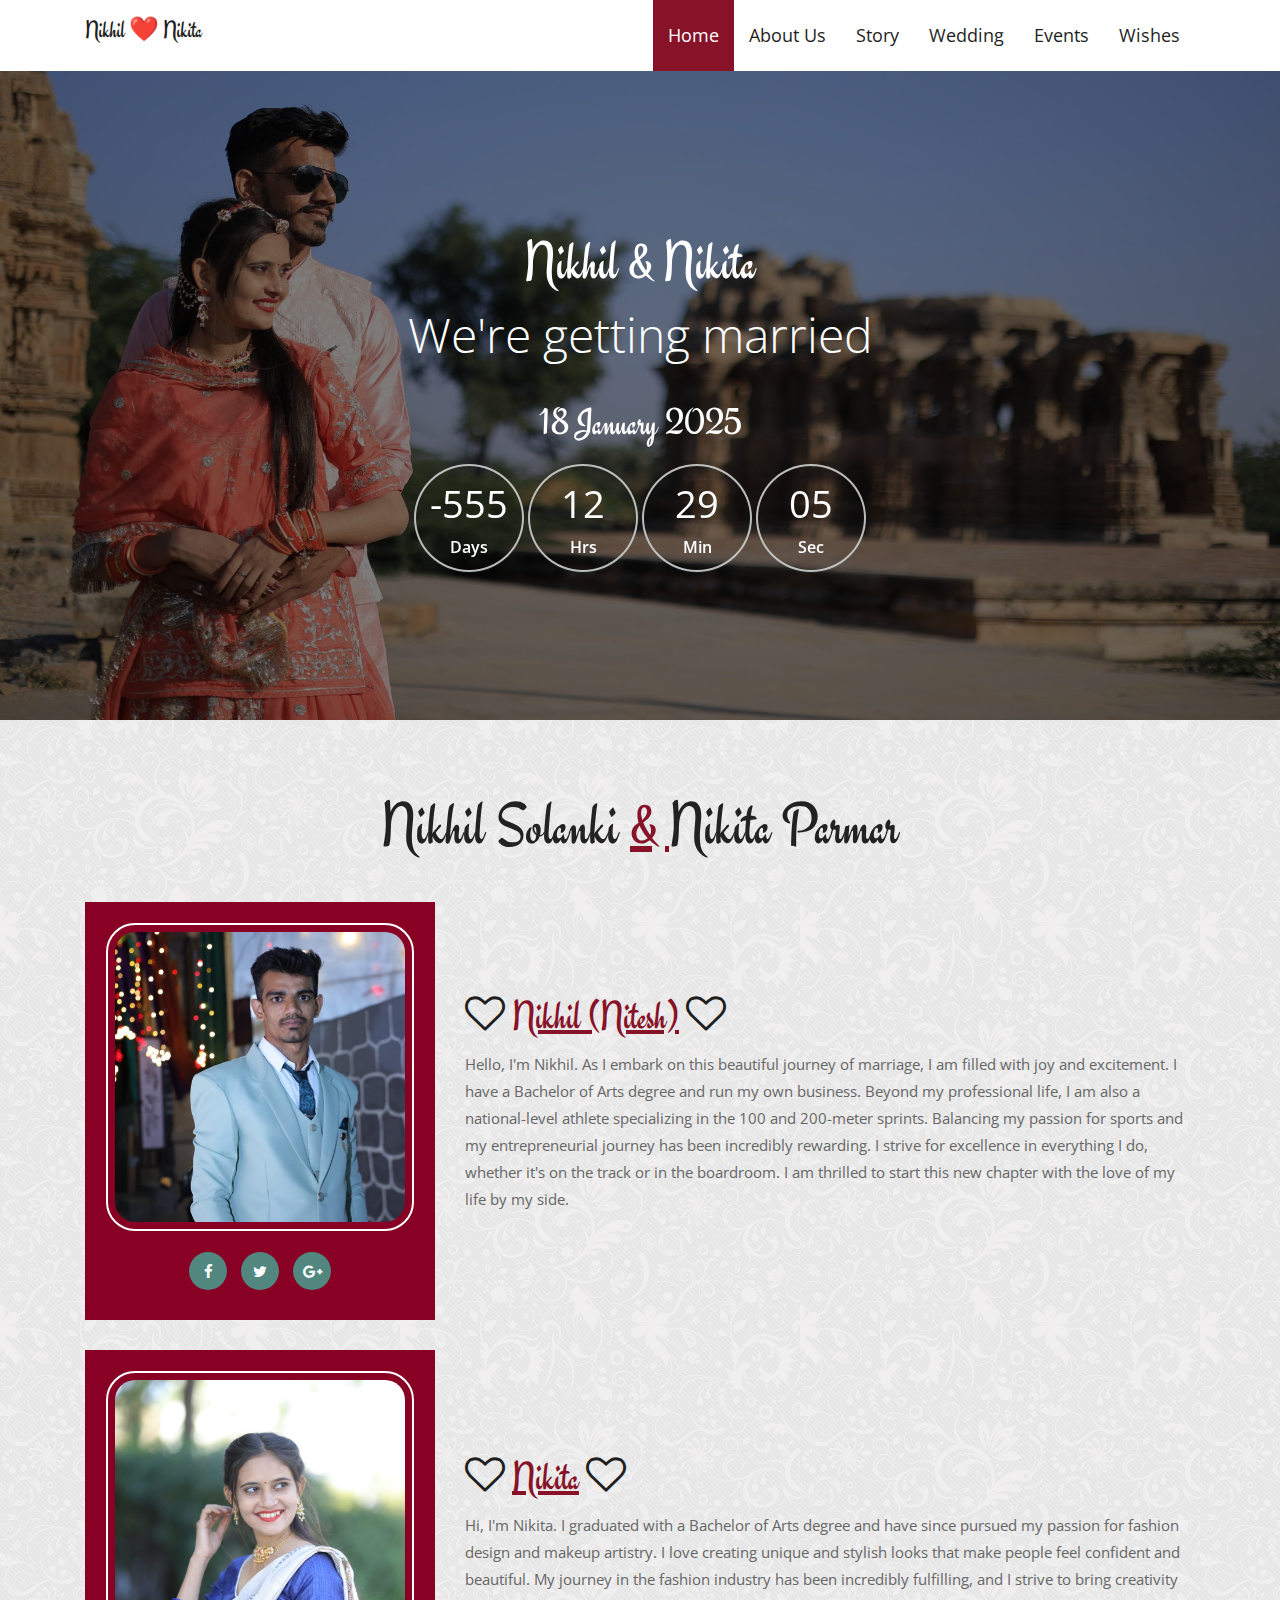
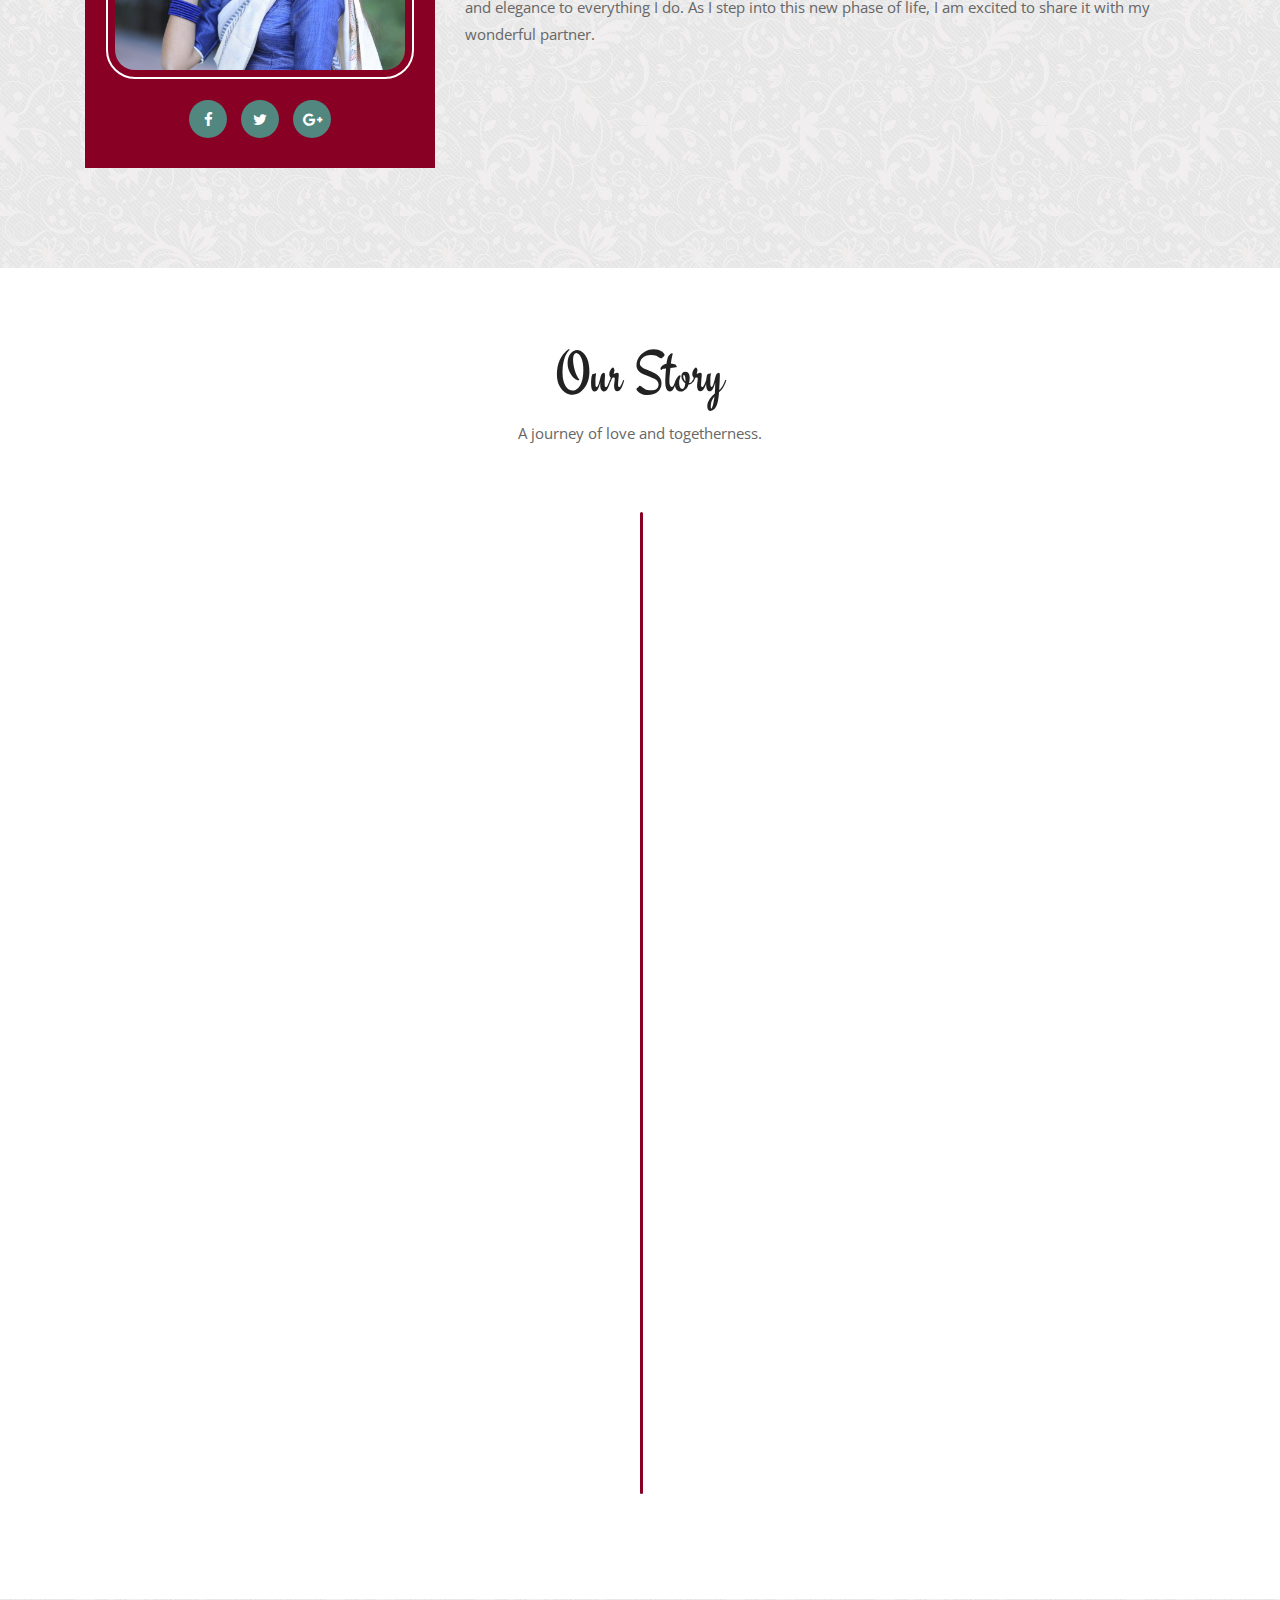
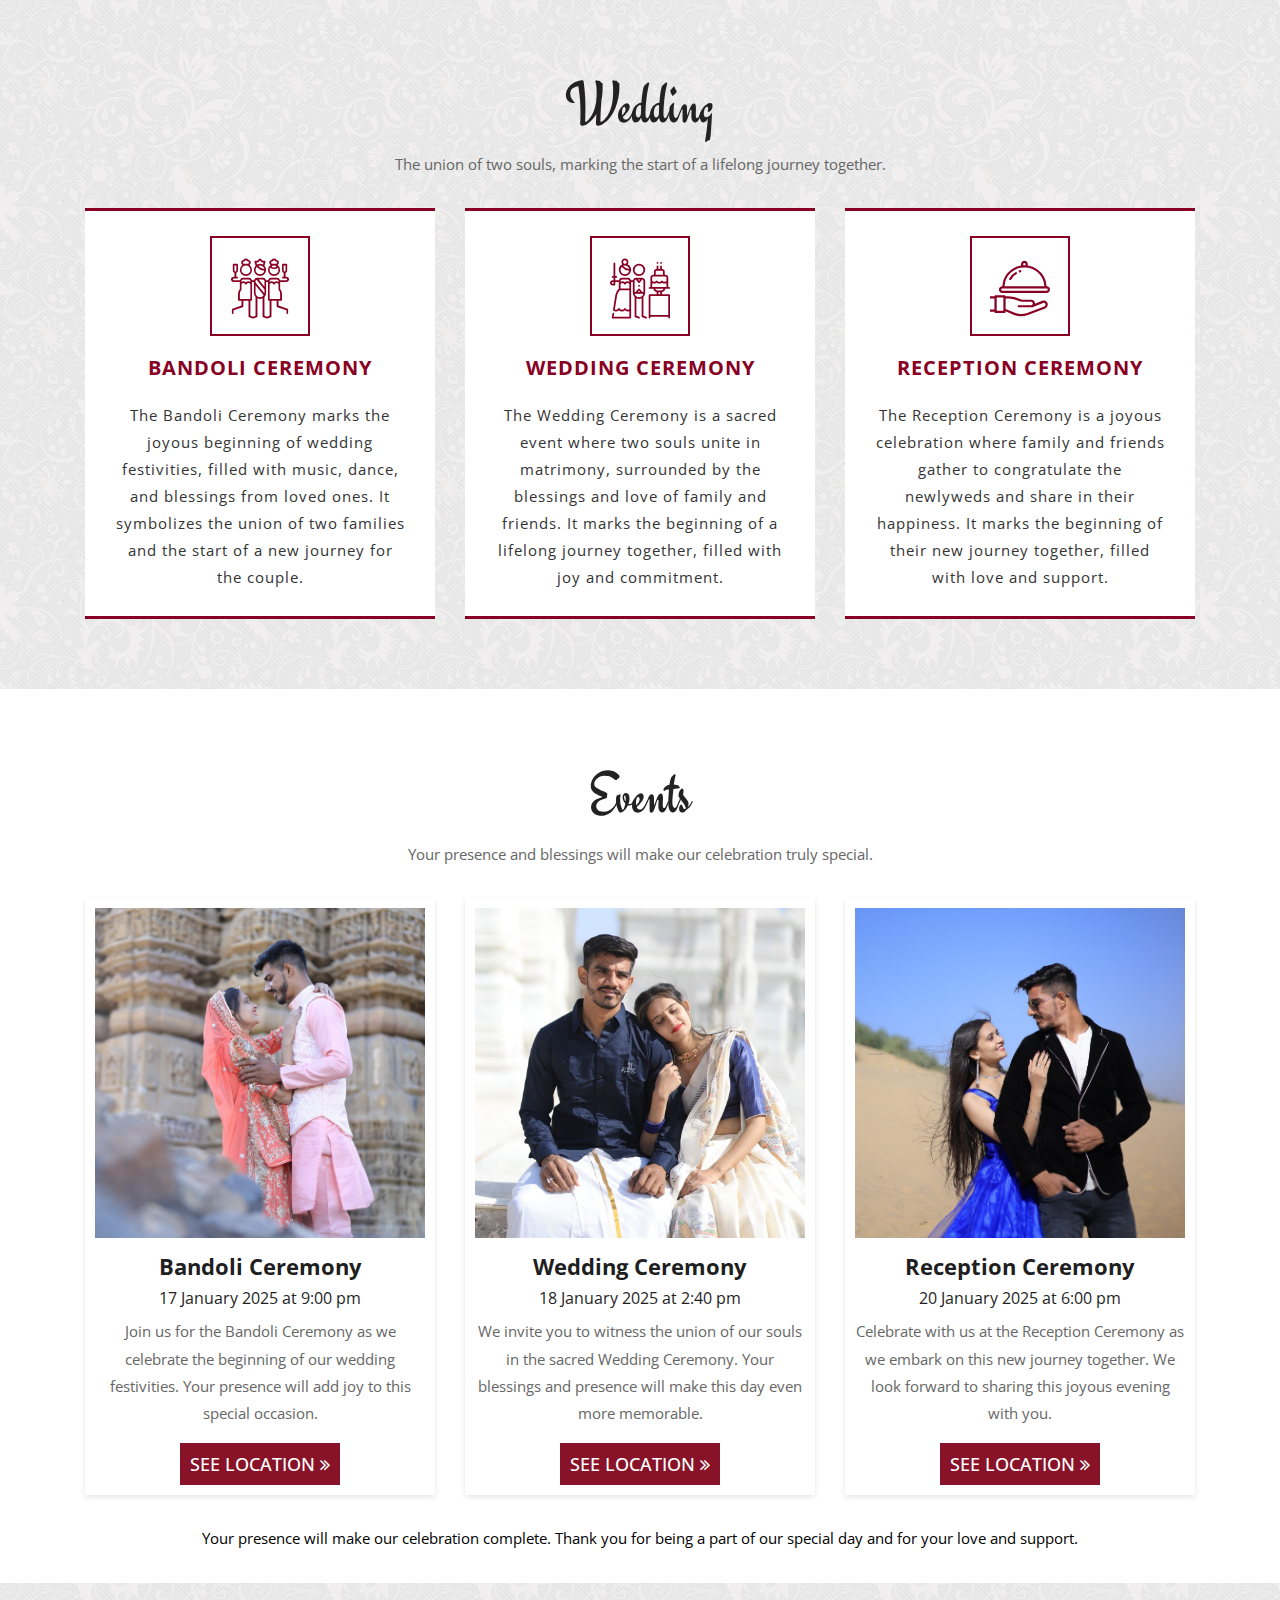
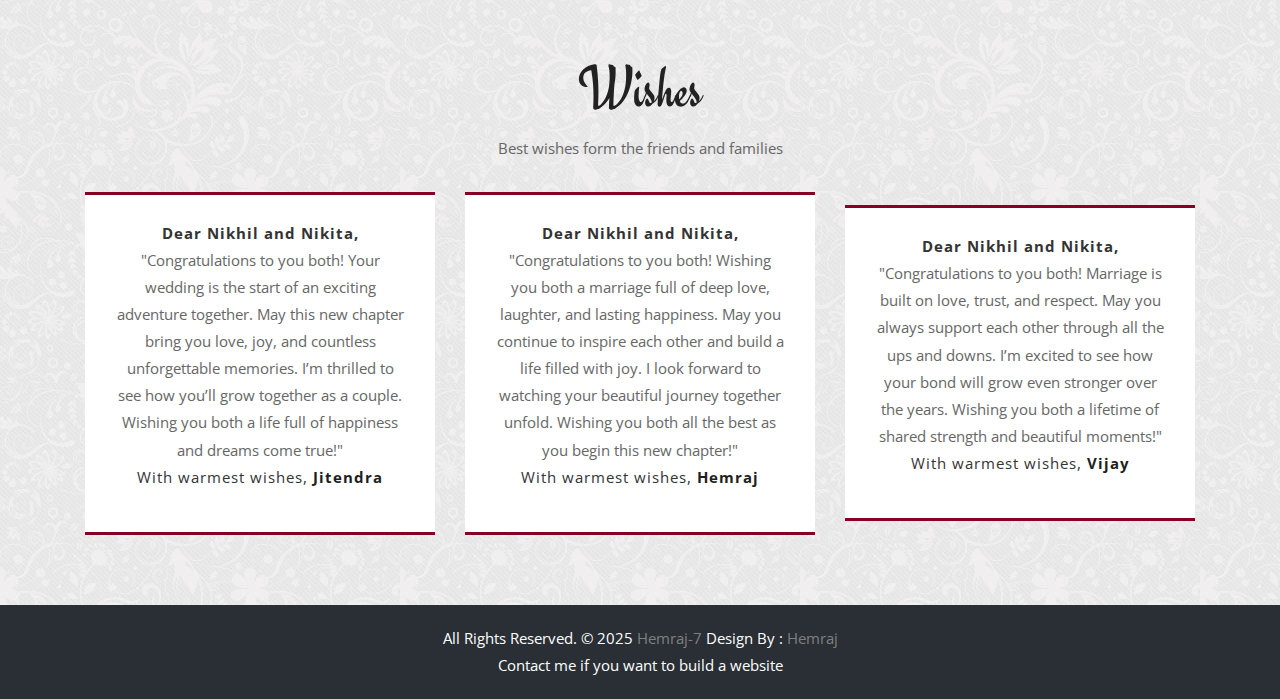
<file: index.html>
<!DOCTYPE html>
<html lang="en"><!-- Basic -->

<head>
	<meta charset="utf-8">
	<meta http-equiv="X-UA-Compatible" content="IE=edge">

	<!-- Mobile Metas -->
	<meta name="viewport" content="width=device-width, minimum-scale=1.0, maximum-scale=1.0, user-scalable=no">

	<!-- Site Metas -->
	<title>Nikhil Weds Nikita</title>
	<meta name="keywords" content="">
	<meta name="description" content="">
	<meta name="author" content="">

	<!-- Site Icons -->
	<link rel="shortcut icon" href="images/favicon.ico" type="image/x-icon">
	<link rel="apple-touch-icon" href="images/apple-touch-icon.png">

	<!-- Bootstrap CSS -->
	<link rel="stylesheet" href="css/bootstrap.min.css">
	<!-- Pogo Slider CSS -->
	<link rel="stylesheet" href="css/pogo-slider.min.css">
	<!-- Site CSS -->
	<link rel="stylesheet" href="css/style.css">
	<!-- Responsive CSS -->
	<link rel="stylesheet" href="css/responsive.css">
	<!-- Custom CSS -->
	<link rel="stylesheet" href="css/custom.css">

	<!--[if lt IE 9]>
      <script src="https://oss.maxcdn.com/libs/html5shiv/3.7.0/html5shiv.js"></script>
      <script src="https://oss.maxcdn.com/libs/respond.js/1.4.2/respond.min.js"></script>
    <![endif]-->

</head>

<body id="home" data-spy="scroll" data-target="#navbar-wd" data-offset="98">

	<!-- LOADER -->
	<div id="preloader">
		<div class="preloader pulse">
			<!-- <h3>Nikhil & Nikita</h3> -->
			<h3>Niki Niki Top Top</h3>
		</div>
	</div><!-- end loader -->
	<!-- END LOADER -->

	<!-- Start header -->
	<header class="top-header">
		<nav class="navbar header-nav navbar-expand-lg">
			<div class="container">
				<a class="navbar-brand" href="index.html">
					<!-- <img src="./logo.jpg" alt="image" width="140"> -->
					<h1>Nikhil ❤️ Nikita</h1>
				</a>
				<button class="navbar-toggler" type="button" data-toggle="collapse" data-target="#navbar-wd"
					aria-controls="navbar-wd" aria-expanded="false" aria-label="Toggle navigation">
					<span></span>
					<span></span>
					<span></span>
				</button>
				<div class="collapse navbar-collapse justify-content-end" id="navbar-wd">
					<ul class="navbar-nav">
						<li><a class="nav-link active" href="#home">Home</a></li>
						<li><a class="nav-link" href="#about">About Us</a></li>
						<li><a class="nav-link" href="#story">Story</a></li>
						<!-- <li><a class="nav-link" href="#family">Family</a></li> -->
						<!-- <li><a class="nav-link" href="#gallery">Gallery</a></li> -->
						<li><a class="nav-link" href="#wedding">Wedding</a></li>
						<li><a class="nav-link" href="#events">Events</a></li>
						<li><a class="nav-link" href="#wishes">Wishes</a></li>
						<!-- <li><a class="nav-link" href="#contact">Contact</a></li> -->
					</ul>
				</div>
			</div>
		</nav>
	</header>
	<!-- End header -->

	<!-- Start Banner -->
	<div class="home-slider">
		<ul class="rslides">
			<li><img src="images/slider pictures/1.jpg" alt=""></li>
			<li><img src="images/slider pictures/2.jpg" alt=""></li>
			<li><img src="images/slider pictures/3.jpeg" alt=""></li>
			<li><img src="images/slider pictures/4.jpg" alt=""></li>
			<li><img src="images/slider pictures/5.jpg" alt=""></li>
			<li><img src="images/slider pictures/6.jpg" alt=""></li>
		</ul>
		<div class="lbox-details">
			<h1>Nikhil & Nikita </h1>
			<h2>We're getting married</h3>
				<div class="countdown main-time clearfix">
					<div id="timer">
						<h3> 18 January 2025 </h3>
						<div id="days"></div>
						<div id="hours"></div>
						<div id="minutes"></div>
						<div id="seconds"></div>
					</div>
				</div>
		</div>
	</div>
	<!-- End Banner -->

	<!-- Start About us -->
	<div id="about" class="about-box">
		<div class="about-a1">
			<div class="container">
				<div class="row">
					<div class="col-lg-12 text-center">
						<div class="title-box">
							<h2> Nikhil Solanki <span> & </span> Nikita Parmar </h2>
						</div>
					</div>
				</div>
				<div class="row">
					<div class="col-lg-12 col-md-12 col-sm-12">
						<div class="row align-items-center about-main-info">
							<div class="col-lg-4 col-md-6 col-sm-12">
								<div class="about-m">
									<div class="about-img">
										<img class="img-fluid" src="images/profile and events picture/1.jpg" alt="" />
									</div>
									<ul>
										<li><a href="#"><i class="fa fa-facebook"></i></a></li>
										<li><a href="#"><i class="fa fa-twitter"></i></a></li>
										<li><a href="#"><i class="fa fa-google-plus"></i></a></li>
									</ul>
								</div>
							</div>
							<div class="col-lg-8 col-md-6 col-sm-12">
								<h2> <i class="fa fa-heart-o" aria-hidden="true"></i> <span>Nikhil (Nitesh)</span> <i
										class="fa fa-heart-o" aria-hidden="true"></i></h2>
								<p>
									Hello, I'm Nikhil. As I embark on this beautiful journey of marriage, I am filled
									with joy and excitement. I have a Bachelor of Arts degree and run my own business.
									Beyond my professional life, I am also a national-level athlete specializing in the
									100 and 200-meter sprints. Balancing my passion for sports and my entrepreneurial
									journey has been incredibly rewarding. I strive for excellence in everything I do,
									whether it's on the track or in the boardroom. I am thrilled to start this new
									chapter with the love of my life by my side.
								</p>
							</div>
						</div>
						<div class="row align-items-center about-main-info">
							<div class="col-lg-4 col-md-6 col-sm-12">
								<div class="about-m">
									<div class="about-img">
										<img class="img-fluid" src="images/profile and events picture/2.jpg" alt="" />
									</div>
									<ul>
										<li><a href="#"><i class="fa fa-facebook"></i></a></li>
										<li><a href="#"><i class="fa fa-twitter"></i></a></li>
										<li><a href="#"><i class="fa fa-google-plus"></i></a></li>
									</ul>
								</div>
							</div>
							<div class="col-lg-8 col-md-6 col-sm-12">
								<h2> <i class="fa fa-heart-o" aria-hidden="true"></i> <span>Nikita</span> <i
										class="fa fa-heart-o" aria-hidden="true"></i></h2>
								<p>
									Hi, I'm Nikita. I graduated with a Bachelor of Arts degree and have since pursued my
									passion for fashion design and makeup artistry. I love creating unique and stylish
									looks that make people feel confident and beautiful. My journey in the fashion
									industry has been incredibly fulfilling, and I strive to bring creativity and
									elegance to everything I do. As I step into this new phase of life, I am excited to
									share it with my wonderful partner.
								</p>
							</div>
						</div>
					</div>
				</div>
			</div>
		</div>
	</div>
	<!-- End About us -->

	<!-- Start Story -->
	<div id="story" class="story-box main-timeline-box">
		<div class="container">
			<div class="row">
				<div class="col-lg-12">
					<div class="title-box">
						<h2>Our Story</h2>
						<p>A journey of love and togetherness. </p>
					</div>
				</div>
			</div>

			<div class="timeLine">
				<div class="row">
					<div class="lineHeader hidden-sm hidden-xs"></div>
					<div class="lineFooter hidden-sm hidden-xs"></div>

					<div class="col-lg-6 col-md-6 col-sm-12 col-xs-12 item">
						<div class="caption">
							<div class="star center-block">
								<span class="h3">07</span>
								<span>Oct</span>
								<span>2021</span>
							</div>
							<div class="image">
								<img src="images/slider pictures/7.jpg" alt="" />
								<div class="title">
									<h2>First Meet <i class="fa fa-angle-right" aria-hidden="true"></i></h2>
								</div>
							</div>
							<div class="textContent">
								<p class="lead">We met at the wedding of our close friends and immediately found a
									common language, so a half year later our first date happened.</p>
							</div>
						</div>
					</div>
					<div class="col-lg-6 col-md-6 col-sm-12 col-xs-12 item">
						<div class="caption">
							<div class="star center-block">
								<span class="h3">15</span>
								<span>March</span>
								<span>2022</span>
							</div>
							<div class="image">
								<img src="images/slider pictures/8.jpg" alt="" />
								<div class="title">
									<h2>First date <i class="fa fa-angle-right" aria-hidden="true"></i></h2>
								</div>
							</div>
							<div class="textContent">
								<p class="lead">After our initial meeting at our friends' wedding, We met at Aadharsh
									Stadium when I was there for an athletic event. We shared stories and laughed. It
									was the perfect start to our journey together.</p>
							</div>
						</div>
					</div>
					<div class="col-lg-6 col-md-6 col-sm-12 col-xs-12 item">
						<div class="caption">
							<div class="star center-block">
								<span class="h3">15</span>
								<span>March</span>
								<span>2022</span>
							</div>
							<div class="image">
								<img src="images/slider pictures/9.jpeg" alt="" />
								<div class="title">
									<h2>Proposal <i class="fa fa-angle-right" aria-hidden="true"></i></h2>
								</div>
							</div>
							<div class="textContent">
								<p class="lead">On our first date at Aadharsh Stadium, I won a medal in athletics.
									Filled with joy and excitement, I proposed to her right there. It was a magical
									moment that marked the beginning of our beautiful journey together.</p>
							</div>
						</div>
					</div>
					<div class="col-lg-6 col-md-6 col-sm-12 col-xs-12 item">
						<div class="caption">
							<div class="star center-block">
								<span class="h3">04</span>
								<span>April</span>
								<span>2022</span>
							</div>
							<div class="image">
								<img src="images/slider pictures/10.jpg" alt="" />
								<div class="title">
									<h2>Engagement <i class="fa fa-angle-right" aria-hidden="true"></i></h2>
								</div>
							</div>
							<div class="textContent">
								<p class="lead">We celebrated our engagement surrounded by our loving families. It was a
									joyous occasion filled with love, laughter, and the promise of a beautiful future
									together.
								</p>
							</div>
						</div>
					</div>
					<div class="col-lg-6 col-md-6 col-sm-12 col-xs-12 item">
						<div class="caption">
							<div class="star center-block">
								<span class="h3">18</span>
								<span>January</span>
								<span>2025</span>
							</div>
							<div class="image">
								<img src="images/slider pictures/11.jpg" alt="" />
								<div class="title">
									<h2>My Wedding <i class="fa fa-angle-right" aria-hidden="true"></i></h2>
								</div>
							</div>
							<div class="textContent">
								<p class="lead">On 18 January 2025, we will be tying the knot and beginning our lifelong
									journey together. Surrounded by our loved ones, we look forward to celebrating this
									special day filled with love, joy, and cherished memories.</p>
							</div>
						</div>
					</div>

				</div>
			</div>

		</div>
	</div>
	<!-- End Story -->

	<!-- Start Family -->
	<!-- <div id="family" class="family-box">
		<div class="container">
			<div class="row">
				<div class="col-lg-12">
					<div class="title-box">
						<h2>Family</h2>
						<p>Lorem ipsum dolor sit amet, consectetur adipiscing elit. </p>
					</div>
				</div>
			</div>
			<div class="row">
				<div class="col-lg-4 col-md-6 col-sm-12">
					<div class="single-team-member">
						<div class="family-img">
							<img class="img-fluid" src="images/family-01.jpg" alt="" />
						</div>
						<div class="family-info">
							<h4>Mr. Alonso Wiles </h4>
							<p>{ Leida’s Father }</p>
						</div>
					</div>
				</div>
				<div class="col-lg-4 col-md-6 col-sm-12">
					<div class="single-team-member">
						<div class="family-img">
							<img class="img-fluid" src="images/family-02.jpg" alt="" />
						</div>
						<div class="family-info">
							<h4>Mr. Evon Wiles </h4>
							<p>{ Leida’s Mother }</p>
						</div>
					</div>
				</div>
				<div class="col-lg-4 col-md-6 col-sm-12">
					<div class="single-team-member">
						<div class="family-img">
							<img class="img-fluid" src="images/family-03.jpg" alt="" />
						</div>
						<div class="family-info">
							<h4>Mr. Chris Wiles </h4>
							<p>{ Leida’s Brother }</p>
						</div>
					</div>
				</div>
				<div class="col-lg-4 col-md-6 col-sm-12">
					<div class="single-team-member">
						<div class="family-img">
							<img class="img-fluid" src="images/family-04.jpg" alt="" />
						</div>
						<div class="family-info">
							<h4>Mr. Adina Wiles </h4>
							<p>{ Leida’s Sister }</p>
						</div>
					</div>
				</div>
				<div class="col-lg-4 col-md-6 col-sm-12">
					<div class="single-team-member">
						<div class="family-img">
							<img class="img-fluid" src="images/family-05.jpg" alt="" />
						</div>
						<div class="family-info">
							<h4>Mr. Annetta Wiles </h4>
							<p>{ Leida’s Sister }</p>
						</div>
					</div>
				</div>
				<div class="col-lg-4 col-md-6 col-sm-12">
					<div class="single-team-member">
						<div class="family-img">
							<img class="img-fluid" src="images/family-06.jpg" alt="" />
						</div>
						<div class="family-info">
							<h4>Mr. Ladonna Wiles </h4>
							<p>{ Leida’s Sister }</p>
						</div>
					</div>
				</div>
			</div>
		</div>
	</div> -->
	<!-- End Family -->

	<!-- Start Gallery -->
	<!-- <div id="gallery" class="gallery-box">
		<div class="container">
			<div class="row">
				<div class="col-lg-12">
					<div class="title-box">
						<h2>Gallery</h2>
						<p>Lorem ipsum dolor sit amet, consectetur adipiscing elit. </p>
					</div>
				</div>
			</div>
			<div class="row">
				<ul class="popup-gallery clearfix">
					<li>
						<a href="images/gallery-01.jpg">
							<img class="img-fluid" src="images/gallery-01.jpg" alt="single image">
							<span class="overlay"><i class="fa fa-heart-o" aria-hidden="true"></i></span>
						</a>
					</li>
					<li>
						<a href="images/gallery-02.jpg">
							<img class="img-fluid" src="images/gallery-02.jpg" alt="single image">
							<span class="overlay"><i class="fa fa-heart-o" aria-hidden="true"></i></span>
						</a>
					</li>
					<li>
						<a href="images/gallery-03.jpg">
							<img class="img-fluid" src="images/gallery-03.jpg" alt="single image">
							<span class="overlay"><i class="fa fa-heart-o" aria-hidden="true"></i></span>
						</a>
					</li>
					<li>
						<a href="images/gallery-04.jpg">
							<img class="img-fluid" src="images/gallery-04.jpg" alt="single image">
							<span class="overlay"><i class="fa fa-heart-o" aria-hidden="true"></i></span>
						</a>
					</li>
					<li>
						<a href="images/gallery-05.jpg">
							<img class="img-fluid" src="images/gallery-05.jpg" alt="single image">
							<span class="overlay"><i class="fa fa-heart-o" aria-hidden="true"></i></span>
						</a>
					</li>
					<li>
						<a href="images/gallery-06.jpg">
							<img class="img-fluid" src="images/gallery-06.jpg" alt="single image">
							<span class="overlay"><i class="fa fa-heart-o" aria-hidden="true"></i></span>
						</a>
					</li>
					<li>
						<a href="images/gallery-07.jpg">
							<img class="img-fluid" src="images/gallery-07.jpg" alt="single image">
							<span class="overlay"><i class="fa fa-heart-o" aria-hidden="true"></i></span>
						</a>
					</li>
					<li>
						<a href="images/gallery-08.jpg">
							<img class="img-fluid" src="images/gallery-08.jpg" alt="single image">
							<span class="overlay"><i class="fa fa-heart-o" aria-hidden="true"></i></span>
						</a>
					</li>
				</ul>
			</div>
		</div>
	</div> -->
	<!-- End Gallery -->

	<!-- Start Wedding -->

	<div id="wedding" class="wedding-box">
		<div class="container">
			<div class="row">
				<div class="col-lg-12">
					<div class="title-box">
						<h2>Wedding</h2>
						<p>The union of two souls, marking the start of a lifelong journey together.</p>
					</div>
				</div>
			</div>

			<div class="row">
				<div class="col-md-4 col-sm-6">
					<div class="serviceBox">
						<div class="service-icon"><i class="flaticon-bachelorette-party"></i></div>
						<h3 class="title">Bandoli Ceremony</h3>
						<!-- <h4>17 January 2025 at 9:00 pm</h4> -->
						<p class="description">
							The Bandoli Ceremony marks the joyous beginning of wedding festivities, filled with music,
							dance, and blessings from loved ones. It symbolizes the union of two families and the start
							of a new journey for the couple.
						</p>
					</div>
				</div>

				<div class="col-md-4 col-sm-6">
					<div class="serviceBox">
						<div class="service-icon"><i class="flaticon-wedding"></i></div>
						<h3 class="title">Wedding Ceremony </h3>
						<!-- <h4>18 January 2025 at 2:40 pm</h4> -->
						<p class="description">
							The Wedding Ceremony is a sacred event where two souls unite in matrimony, surrounded by the
							blessings and love of family and friends. It marks the beginning of a lifelong journey
							together, filled with joy and commitment.
						</p>
					</div>
				</div>

				<div class="col-md-4 col-sm-6">
					<div class="serviceBox">
						<div class="service-icon"><i class="flaticon-reception-bell"></i></div>
						<h3 class="title">Reception Ceremony </h3>
						<!-- <h4>20 January 2025 at 6:00 pm</h4> -->
						<p class="description">
							The Reception Ceremony is a joyous celebration where family and friends gather to
							congratulate the newlyweds and share in their happiness. It marks the beginning of their new
							journey together, filled with love and support.
						</p>
					</div>
				</div>
			</div>

		</div>
	</div>

	<!-- End Wedding -->

	<!-- Start Events -->
	<div id="events" class="events-box">
		<div class="container">
			<div class="row">
				<div class="col-lg-12">
					<div class="title-box">
						<h2>Events</h2>
						<p>Your presence and blessings will make our celebration truly special.</p>
					</div>
				</div>
			</div>
			<div class="row">
				<div class="col-lg-4 col-md-6 col-sm-12">
					<div class="event-inner">
						<div class="event-img">
							<img class="img-fluid" src="images/profile and events picture/5.jpg" alt="" />
						</div>
						<h2><b>Bandoli Ceremony</b></h2>
						<h4>17 January 2025 at 9:00 pm</h4>
						<p>Join us for the Bandoli Ceremony as we celebrate the beginning of our wedding festivities.
							Your presence will add joy to this special occasion.</p>
						<a
							href="https://www.google.com/maps/place/25%C2%B049'38.5%22N+72%C2%B015'37.9%22E/@25.8273714,72.2579505,17z/data=!3m1!4b1!4m4!3m3!8m2!3d25.8273714!4d72.2605254?hl=en&entry=ttu&g_ep=EgoyMDI0MTIxMS4wIKXMDSoASAFQAw%3D%3D">See
							location <i class="fa fa-angle-double-right" aria-hidden="true"></i></a>
					</div>
				</div>
				<div class="col-lg-4 col-md-6 col-sm-12">
					<div class="event-inner">
						<div class="event-img">
							<img class="img-fluid" src="images/profile and events picture/4.jpg" alt="" />
						</div>
						<h2><b>Wedding Ceremony</b></h2>
						<h4>18 January 2025 at 2:40 pm</h4>
						<p>We invite you to witness the union of our souls in the sacred Wedding Ceremony. Your
							blessings and presence will make this day even more memorable.</p>
						<a href="https://maps.app.goo.gl/hV8KTYXdqk9HUm2YA">See location <i
								class="fa fa-angle-double-right" aria-hidden="true"></i></a>
					</div>
				</div>
				<div class="col-lg-4 col-md-6 col-sm-12">
					<div class="event-inner">
						<div class="event-img">
							<img class="img-fluid" src="images/profile and events picture/6.jpg" alt="" />
						</div>
						<h2><b>Reception Ceremony</b></h2>
						<h4>20 January 2025 at 6:00 pm</h4>
						<p>Celebrate with us at the Reception Ceremony as we embark on this new journey together. We
							look forward to sharing this joyous evening with you.</p>
						<a href="https://www.google.com/maps?q=25.8255074,72.2589901&z=17&hl=en">See location <i
								class="fa fa-angle-double-right" aria-hidden="true"></i></a>
					</div>
				</div>
				<p class="thankyou">Your presence will make our celebration complete. Thank you for being a part of our
					special day and for your love and support.</p>
			</div>
		</div>
	</div>
	<!-- End Events -->

	<!-- Start Contact -->
	<!-- <div id="contact" class="contact-box">
		<div class="container">
			<div class="row">
				<div class="col-lg-12">
					<div class="title-box">
						<h2>Contact wth us</h2>
						<p>Lorem ipsum dolor sit amet, consectetur adipiscing elit. </p>
					</div>
				</div>
			</div>
			<div class="row">
				<div class="col-lg-12 col-sm-12 col-xs-12">
					<div class="contact-block">
						<form id="contactForm">
							<div class="row">
								<div class="col-md-6">
									<div class="form-group">
										<input type="text" class="form-control" id="name" name="name"
											placeholder="Your Name" required data-error="Please enter your name">
										<div class="help-block with-errors"></div>
									</div>
								</div>
								<div class="col-md-6">
									<div class="form-group">
										<input type="text" placeholder="Your Email" id="email" class="form-control"
											name="name" required data-error="Please enter your email">
										<div class="help-block with-errors"></div>
									</div>
								</div>
								<div class="col-md-6">
									<div class="form-group">
										<select class="custom-select d-block form-control" id="guest" required
											data-error="Please select an item in the list.">
											<option disabled selected>Number Of Guest*</option>
											<option value="1">1</option>
											<option value="2">2</option>
											<option value="3">3</option>
											<option value="4">4</option>
											<option value="5">5</option>
										</select>
										<div class="help-block with-errors"></div>
									</div>
								</div>
								<div class="col-md-6">
									<div class="form-group">
										<select class="custom-select d-block form-control" id="event" required
											data-error="Please select an item in the list.">
											<option disabled selected>I Am Attending*</option>
											<option value="1">All events</option>
											<option value="2">Wedding ceremony</option>
											<option value="3">Reception party</option>
										</select>
										<div class="help-block with-errors"></div>
									</div>
								</div>
								<div class="col-md-12">
									<div class="form-group">
										<textarea class="form-control" id="message" placeholder="Your Message" rows="8"
											data-error="Write your message" required></textarea>
										<div class="help-block with-errors"></div>
									</div>
									<div class="submit-button text-center">
										<button class="btn btn-common" id="submit" type="submit">Send Message</button>
										<div id="msgSubmit" class="h3 text-center hidden"></div>
										<div class="clearfix"></div>
									</div>
								</div>
							</div>
						</form>
					</div>
				</div>
			</div>
		</div>
	</div> -->
	<!-- End Contact -->

	<div id="wishes" class="wedding-box">
		<div class="container">
			<div class="row">
				<div class="col-lg-12">
					<div class="title-box">
						<h2>Wishes</h2>
						<p>Best wishes form the friends and families</p>
					</div>
				</div>
			</div>

			<div class="row align-items-center">
				<div class="col-md-4 col-sm-6">
					<div class="serviceBox">
						<!-- <div class="service-icon"><i class="flaticon-bachelorette-party"></i></div> -->
						<!-- <h3 class="title">Hemraj</h3> -->
						<p class="description">
						<p class="description"><b>Dear Nikhil and Nikita,</b></p>
						"Congratulations to you both! Your wedding is the start of an exciting adventure together. May
						this new chapter bring you love, joy, and countless unforgettable memories. I’m thrilled to see
						how you’ll grow together as a couple. Wishing you both a life full of happiness and dreams come
						true!"
						<p class="description">With warmest wishes, <a href=""><b>Jitendra</b></a></p>
						</p>
					</div>
				</div>

				<div class="col-md-4 col-sm-6">
					<div class="serviceBox">
						<!-- <div class="service-icon"><i class="flaticon-wedding"></i></div>
						<h3 class="title">Wedding Ceremony </h3> -->
						<p class="description">
						<p class="description"><b>Dear Nikhil and Nikita,</b></p>
						"Congratulations to you both! Wishing you both a marriage full of deep love, laughter, and
						lasting happiness. May you continue to inspire each other and build a life filled with joy. I
						look forward to watching your beautiful journey together unfold. Wishing you both all the best
						as you begin this new chapter!"
						<p class="description">With warmest wishes, <a href="https://www.instagram.com/hemraj__parihar/"><b>Hemraj</b></a></p>
						</p>
					</div>
				</div>

				<div class="col-md-4 col-sm-6">
					<div class="serviceBox">
						<!-- <div class="service-icon"><i class="flaticon-reception-bell"></i></div>
						<h3 class="title">Reception Ceremony </h3> -->
						<p class="description">
						<p class="description"><b>Dear Nikhil and Nikita,</b></p>
						"Congratulations to you both! Marriage is built on love, trust, and respect. May you always
						support each other through all the ups and downs. I’m excited to see how your bond will grow
						even stronger over the years. Wishing you both a lifetime of shared strength and beautiful
						moments!"
						<p class="description">With warmest wishes, <a href=""><b>Vijay</b></a></p>
						</p>
					</div>
				</div>
			</div>

		</div>
	</div>

	<!-- Start Footer -->
	<footer class="footer-box">
		<div class="container">
			<div class="row">
				<div class="col-lg-12">
					<p class="footer-company-name">All Rights Reserved. &copy; 2025 <a
							href="https://github.com/Hemraj-7">Hemraj-7</a> Design
						By : <a href="https://www.instagram.com/hemraj__parihar/">Hemraj</a></p>
					<p class="footer-company-name">Contact me if you want to build a website</p>
				</div>
			</div>
		</div>
	</footer>
	<!-- End Footer -->

	<!-- ALL JS FILES -->
	<script src="js/jquery.min.js"></script>
	<script src="js/popper.min.js"></script>
	<script src="js/bootstrap.min.js"></script>
	<!-- ALL PLUGINS -->
	<script src="js/jquery.magnific-popup.min.js"></script>
	<script src="js/jquery.pogo-slider.min.js"></script>
	<script src="js/slider-index.js"></script>
	<script src="js/smoothscroll.js"></script>
	<script src="js/responsiveslides.min.js"></script>
	<script src="js/timeLine.min.js"></script>
	<script src="js/form-validator.min.js"></script>
	<script src="js/contact-form-script.js"></script>
	<script src="js/custom.js"></script>
</body>

</html>
</file>
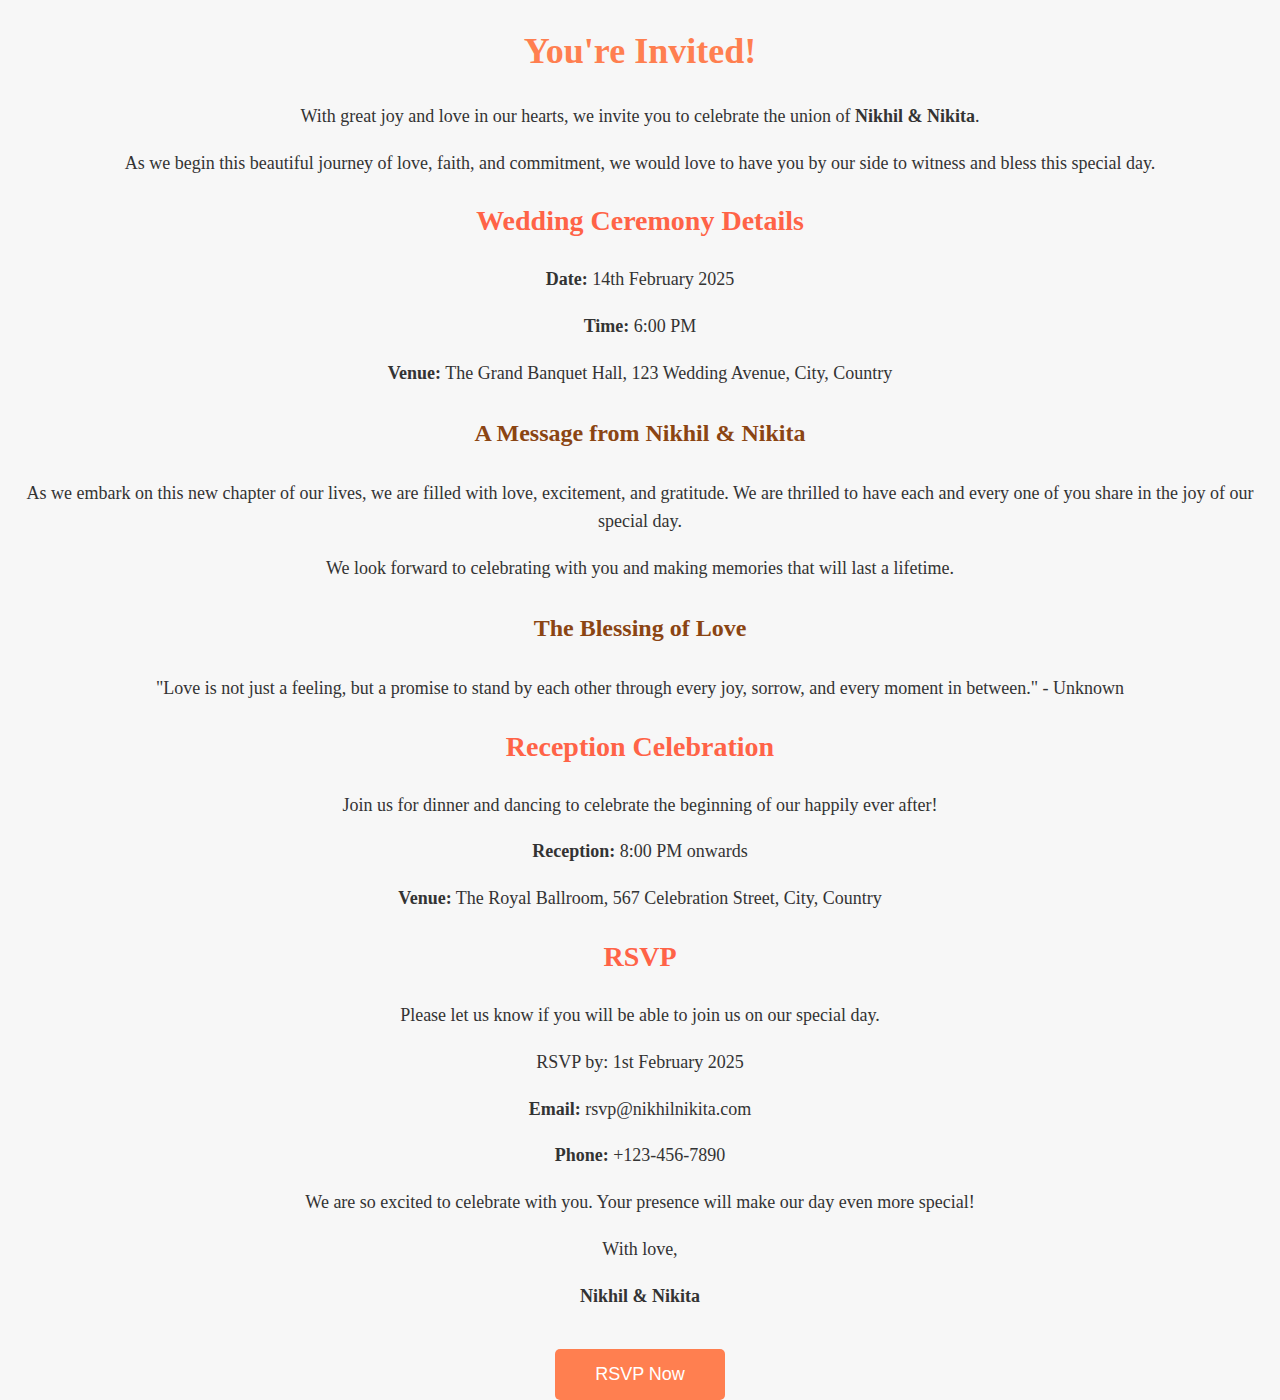
<file: card.html>
<!DOCTYPE html>
<html lang="en">
<head>
  <meta charset="UTF-8">
  <meta name="viewport" content="width=device-width, initial-scale=1.0">
  <title>Nikhil & Nikita's Wedding</title>
  <style>
    body {
      font-family: 'Georgia', serif;
      background-color: #f7f7f7;
      color: #333;
      margin: 0;
      padding: 0;
      text-align: center;
    }
    h2 {
      color: #ff7f50;
      font-size: 36px;
    }
    h3 {
      color: #ff6347;
      font-size: 28px;
    }
    h4 {
      color: #8b4513;
      font-size: 24px;
    }
    p {
      font-size: 18px;
      line-height: 1.6;
    }
    .button {
      background-color: #ff7f50;
      color: white;
      padding: 15px 40px;
      border: none;
      font-size: 18px;
      cursor: pointer;
      border-radius: 5px;
      margin-top: 20px;
    }
    .button:hover {
      background-color: #ff6347;
    }
  </style>
</head>
<body>
  <h2>You're Invited!</h2>
  <p>With great joy and love in our hearts, we invite you to celebrate the union of <strong>Nikhil & Nikita</strong>.</p>
  <p>As we begin this beautiful journey of love, faith, and commitment, we would love to have you by our side to witness and bless this special day.</p>
  
  <h3>Wedding Ceremony Details</h3>
  <p><strong>Date:</strong> 14th February 2025</p>
  <p><strong>Time:</strong> 6:00 PM</p>
  <p><strong>Venue:</strong> The Grand Banquet Hall, 123 Wedding Avenue, City, Country</p>

  <h4>A Message from Nikhil & Nikita</h4>
  <p>As we embark on this new chapter of our lives, we are filled with love, excitement, and gratitude. We are thrilled to have each and every one of you share in the joy of our special day.</p>
  <p>We look forward to celebrating with you and making memories that will last a lifetime.</p>

  <h4>The Blessing of Love</h4>
  <p>"Love is not just a feeling, but a promise to stand by each other through every joy, sorrow, and every moment in between." - Unknown</p>

  <h3>Reception Celebration</h3>
  <p>Join us for dinner and dancing to celebrate the beginning of our happily ever after!</p>
  <p><strong>Reception:</strong> 8:00 PM onwards</p>
  <p><strong>Venue:</strong> The Royal Ballroom, 567 Celebration Street, City, Country</p>

  <h3>RSVP</h3>
  <p>Please let us know if you will be able to join us on our special day.</p>
  <p>RSVP by: 1st February 2025</p>
  <p><strong>Email:</strong> rsvp@nikhilnikita.com</p>
  <p><strong>Phone:</strong> +123-456-7890</p>

  <p>We are so excited to celebrate with you. Your presence will make our day even more special!</p>
  <p>With love,</p>
  <p><strong>Nikhil & Nikita</strong></p>

  <a href="rsvp.html">
    <button class="button">RSVP Now</button>
  </a>
</body>
</html>
</file>
<file: css/style.css>
/*------------------------------------------------------------------
    IMPORT FONTS
-------------------------------------------------------------------*/

@import url('https://fonts.googleapis.com/css?family=Open+Sans:300,400,600,700,800');
@import url('https://fonts.googleapis.com/css?family=Engagement');

/*------------------------------------------------------------------
    IMPORT FILES
-------------------------------------------------------------------*/

@import url(animate.css);
@import url(font-awesome.min.css);
@import url(magnific-popup.css);
@import url(responsiveslides.css);
@import url(timeline.css);
@import url(flaticon.css);

/*------------------------------------------------------------------
    SKELETON
-------------------------------------------------------------------*/

body {
    color: #666666;
    font-size: 15px;
    font-family: 'Open Sans', sans-serif;
    line-height: 1.80857;
}


a {
    color: #1f1f1f;
    text-decoration: none !important;
    outline: none !important;
    -webkit-transition: all .3s ease-in-out;
    -moz-transition: all .3s ease-in-out;
    -ms-transition: all .3s ease-in-out;
    -o-transition: all .3s ease-in-out;
    transition: all .3s ease-in-out;
}

h1,
h2,
h3,
h4,
h5,
h6 {
    letter-spacing: 0;
    font-weight: normal;
    position: relative;
    padding: 0 0 10px 0;
    font-weight: normal;
    line-height: 120% !important;
    color: #1f1f1f;
    margin: 0
}

h1 {
    font-size: 24px
}

h2 {
    font-size: 22px
}

h3 {
    font-size: 18px
}

h4 {
    font-size: 16px
}

h5 {
    font-size: 14px
}

h6 {
    font-size: 13px
}

h1 a,
h2 a,
h3 a,
h4 a,
h5 a,
h6 a {
    color: #212121;
    text-decoration: none!important;
    opacity: 1
}

h1 a:hover,
h2 a:hover,
h3 a:hover,
h4 a:hover,
h5 a:hover,
h6 a:hover {
    opacity: .8
}

a {
    color: #1f1f1f;
    text-decoration: none;
    outline: none;
}

a,
.btn {
    text-decoration: none !important;
    outline: none !important;
    -webkit-transition: all .3s ease-in-out;
    -moz-transition: all .3s ease-in-out;
    -ms-transition: all .3s ease-in-out;
    -o-transition: all .3s ease-in-out;
    transition: all .3s ease-in-out;
}

.btn-custom {
    margin-top: 20px;
    background-color: transparent !important;
    border: 2px solid #ddd;
    padding: 12px 40px;
    font-size: 16px;
}

.lead {
    font-size: 18px;
    line-height: 30px;
    color: #767676;
    margin: 0;
    padding: 0;
}

blockquote {
    margin: 20px 0 20px;
    padding: 30px;
}

ul, li, ol{
	list-style: none;
	margin: 0px;
	padding: 0px;
}
button:focus{
	outline: none;
}

.form-control::-moz-placeholder {
    color: #ffffff;
    opacity: 1;
}


/*------------------------------------------------------------------
    LOADER 
-------------------------------------------------------------------*/

#preloader {
    width: 100%;
    height: 100%;
    top: 0;
    right: 0;
    bottom: 0;
    left: 0;
    background: #881228;
    z-index: 11000;
    position: fixed;
    display: block;
}

.pulse {
	height: 150px;
	width: 310px;
	overflow: hidden;
	position: absolute;
	top: 0;
	bottom: 0;
	left: 0;
	right: 0;
	margin: auto;
}
.pulse:after {
	content: '';
	display: block;
	background: url('data:image/svg+xml;utf8,<svg xmlns="http://www.w3.org/2000/svg" xmlns:xlink="http://www.w3.org/1999/xlink" viewBox="0 0 300px 100px" enable-background="new 0 0 300px 100px" xml:space="preserve"><polyline fill="none" stroke-width="3px" stroke="white" points="2.4,58.7 70.8,58.7 76.1,46.2 81.1,58.7 89.9,58.7 93.8,66.5 102.8,22.7 110.6,78.7 115.3,58.7 126.4,58.7 134.4,54.7 142.4,58.7 197.8,58.7 "/></svg>') 0 0 no-repeat;
	width: 100%;
	height: 100%;
	position: absolute;
	-webkit-animation: 2s pulse linear infinite;
	animation: 2s pulse linear infinite;
    clip: rect(0, 0, 100px, 0);
	background-position: 50px 0px;
}
.pulse:before {
	content: '';
	position: absolute;
	z-index: -1;
	left: 2px;
	right: 2px;
	bottom: 0;
	top: 16px;
	margin: auto;
	height: 3px;
}

.pulse h3{
	color: #ffffff;
	font-family: 'Engagement', cursive;
	font-size: 38px;
}


@-webkit-keyframes pulse {
  0% {
    clip: rect(0, 0, 100px, 0);
    opacity: 0.4;
  }
  4% {
    clip: rect(0, 66.66667px, 100px, 0);
    opacity: 0.6;
  }
  15% {
    clip: rect(0, 133.33333px, 100px, 0);
    opacity: 0.8;
  }
  20% {
    clip: rect(0, 300px, 100px, 0);
     opacity: 1;
  }

  80% {
    clip: rect(0, 300px, 100px, 0);
     opacity:0;
  }

  90% {
    clip: rect(0, 300px, 100px, 0);
    opacity: 0;
  }

  100% {
    clip: rect(0, 300px, 100px, 0);
    opacity:0;
 }
}
@keyframes pulse {
  0% {
    clip: rect(0, 0, 100px, 0);
  }
  4% {
    clip: rect(0, 66.66667px, 100px, 0);
  }
  15% {
    clip: rect(0, 133.33333px, 100px, 0);
  }
  20% {
    clip: rect(0, 300px, 100px, 0);
     opacity:1;
  }

  80% {
    clip: rect(0, 300px, 100px, 0);
     opacity:0;
  }

  90% {
    opacity: 0;
  }

  100% {
    clip: rect(0, 300px, 100px, 0);
    opacity:0;
 }
  
}

.pulse {
	text-align : center;
}
.pulse i{
	color: #ffffff;
	font-size: 38px;
}

/*------------------------------------------------------------------
    HEADER
-------------------------------------------------------------------*/

.top-header .navbar{
	padding: 0px;
}

.navbar-brand{
	font-family: 'Engagement', cursive;
}

.top-header{
	background: #ffffff;
	position: absolute;
	top: 0px;
	left: 0px;
	width: 100%;
	margin: 0 auto;
	z-index: 20;
}

.top-header .navbar .navbar-collapse ul li a{
	padding: 19px 15px;
	text-transform: capitalize;
	font-size: 18px;
}

.top-header .navbar .navbar-collapse ul li a.active{
	background: #881228;
	color: #ffffff;
}

.top-header .navbar .navbar-collapse ul li a:hover{
	background: #890025;
	color: #ffffff;
}


.top-header.fixed-menu{
	width: 100%;
	position: fixed;
	box-shadow: 0px 3px 6px 3px rgba(0, 0, 0, 0.06);
	-webkit-animation-duration: 1s;
	animation-duration: 1s;
	-webkit-animation-fill-mode: both;
	animation-fill-mode: both;
	-webkit-animation-name: fadeInDown;
	animation-name: fadeInDown;
	background: #fff;
	z-index: 20;
}

.navbar-toggler{
	border: 1px solid #61D2B4;
	border-radius: 0;
	margin: 16px 15px;
	padding: 10px 10px;
	-webkit-transition: all 0.2s linear;
	-moz-transition: all 0.2s linear;
	-o-transition: all 0.2s linear;
	transition: all 0.2s linear;
}
.navbar-toggler span{
	background: #61D2B4;
	display: block;
	width: 25px;
	height: 2px;
	margin: 0 auto;
		margin-top: 0px;
	-webkit-border-radius: 1px;
	-moz-border-radius: 1px;
	border-radius: 1px;
	-webkit-transition: all 0.2s linear;
	-moz-transition: all 0.2s linear;
	-o-transition: all 0.2s linear;
	transition: all 0.2s linear;
}
.navbar-toggler span + span{
	margin-top: 5px;
}

.navbar-toggler:hover{
	border: 1px solid #881228;
}

.navbar-toggler:hover span{
	background: #881228;
}


/*------------------------------------------------------------------
    Banner
-------------------------------------------------------------------*/

.home-slider{
	position: relative;
	height: 100%;
}

.lbox-caption {
    display: table;
    height: 100%;
    width: 100%;
}

.lbox-caption {
    position: absolute;
    margin: 0 auto;
    left: 0;
    right: 0;
	z-index: 10;
}

.lbox-details {
    display: table-cell;
    text-align: center;
    vertical-align: middle;
	position: absolute;
	top: 0px;
	left: 0;
	right: 0;
	height: 100%;
	padding: 11% 0%;
}

.lbox-details h1{
	padding-top: 90px;
}

.lbox-details::before{
	content: "";
	background: rgba(0,0,0,0.5);
	position: absolute;
	top: 0px;
	left: 0px;
	width: 100%;
	height: 100%;
	z-index: 2;
}

.lbox-details h1{
	font-size: 54px;
	font-family: 'Engagement', cursive;
	color: #ffffff;
	position: relative;
	z-index: 3;
}

.lbox-details h2{
	font-size: 48px;
	color: #ffffff;
	font-weight: 300;
	position: relative;
	z-index: 3;
}
.lbox-details p{
	color: #ffffff;
	position: relative;
	z-index: 3;
}
.lbox-details p strong{
	color: #881228;
	font-size: 40px;
	font-family: 'Engagement', cursive;
}
.lbox-details a.btn{
	background: #63c7bd;
	padding: 10px 20px;
	font-size: 20px;
	text-transform: uppercase;
	color: #ffffff;
	border-radius: 0px;
	position: relative;
	z-index: 3;
}
.lbox-details a.btn:hover{
	background: #881228;
}

.countdown{
	/* background: url(../images/ptn-bg.jpg); */
	background-size: cover;
	width: 100%;
	height: 100%;
	max-width: 550px;
	height: 350px;
	margin: 0 auto;
	position: relative;
	z-index: 5;
	border-radius: 20px 20px 20px 20px;
}
.countdown #timer div{
	display: inline-block;
	background: #d69b7f 0.2;
	width: 20%;
	color: #ffffff;
	font-size: 38px;
	box-shadow: inset 0 0 0 2px rgba(204, 206, 206, 0.9), 0 1px 2px rgba(82,135,128,0.1);
	-webkit-transition: all 0.4s ease-in-out;
	-moz-transition: all 0.4s ease-in-out;
	-o-transition: all 0.4s ease-in-out;
	-ms-transition: all 0.4s ease-in-out;
	transition: all 0.4s ease-in-out;
	padding: 5px 5px;
	border-radius: 50%;
}

.countdown #timer h3{
	font-family: 'Engagement', cursive;
	font-size: 38px;
	color: #ffffff;
	font-weight: normal;
	padding: 0px;
	padding-top: 28px;
	padding-bottom: 17px;
	background: #890025 0.2;
}

.countdown #timer div h6{
	color: white;
	font-weight: 600;
	font-size: 16px;
}

/* 
.countdown #timer div#days{
	position: absolute;
	left: 0;
	top: 90px;
}
.countdown #timer div#hours{
	position: absolute;
	right: 0;
	top: 90px;
}
.countdown #timer div#minutes{
	position: absolute;
	bottom: 0px;
	left: 28%;
}
.countdown #timer div#seconds{
	position: absolute;
	bottom: 0px;
} */

/*------------------------------------------------------------------
    About
-------------------------------------------------------------------*/

.tooltip-1 {
	display: inline-block;
	position: relative;
	color: #890025;
	opacity: 1;
}

.tooltip__wave {
	width: 30%;
	height: 20px;
	position: absolute;
	bottom: -10px;
	left: 0;
	right: 0px;
	margin: 0 auto;
	overflow: hidden;
}

.tooltip__wave span {
	position: absolute;
	left: -100%;
	width: 200%;
	height: 100%;
	background: url(../images/wave.svg) repeat-x center center;
	background-size: 50% auto;
}


.about-box{
	padding: 70px 0px;
	background: url(../images/ptn-bg.jpg);
}

.title-box{
	text-align: center;
	margin-bottom: 30px;
}
.title-box h2{
	font-size: 60px;
	font-family: 'Engagement', cursive;
	color: #222222;
}
.title-box h2 span{
	color: #881228;
	text-decoration: underline;
}
.about-main-info h2{
	font-size: 40px;
	font-family: 'Engagement', cursive;
}
.about-main-info h2 span{
	color: #881228;
	text-decoration: underline;
}
.about-main-info{
	margin-bottom: 30px;
}

.about-m{
	background: #890025;
	padding: 0px 30px;
}

.about-img{
	padding: 30px 0px;
}
.about-img img{
	outline: 2px solid rgb(255, 255, 255);
	outline-offset: 7px;
}

.about-img img{
	border-radius: 20px;
}

.about-m ul{
	display: block;
	text-align: center;
	padding-bottom: 30px;
}
.about-m ul li{
	display: inline-block;
	text-align: center;
}
.about-m ul li a{
	background: #528780;
	color: #ffffff;
	width: 38px;
	height: 38px;
	text-align: center;
	line-height: 38px;
	display: block;
	border-radius: 50px;
	margin: 0px 5px;
}

.about-m ul li a:hover{
	background: #333333;
	color: #ffffff;
}


/*------------------------------------------------------------------
    Story
-------------------------------------------------------------------*/

.story-box{
	padding: 70px 0px;
}

.align-left {
    text-align: left;
}
.align-right {
    text-align: right;
}
.main-timeline-box{
	position: relative;
	word-wrap: break-word;
}

.main-timeline-box .timeline-element {
    margin-bottom: 50px;
    position: relative;
    word-wrap: break-word;
    word-break: break-word;
    display: -webkit-flex;
    flex-direction: row;
    -webkit-flex-direction: row;
}
.main-timeline-box .reverse {
    flex-direction: row-reverse;
    -webkit-flex-direction: row-reverse;
}
.main-timeline-box .separline::before {
    top: 20px;
    bottom: 0;
    position: absolute;
    content: "";
    width: 2px;
    background-color: #f1f1f1;
    left: calc(50% - 1px);
    height: calc(100% + 4rem);
}

.main-timeline-box .iconBackground {
    position: absolute;
    left: 50%;
    width: 20px;
    height: 20px;
    line-height: 30px;
    text-align: center;
    border-radius: 50%;
    font-size: 30px;
    display: inline-block;
    background-color: #f1f1f1;
    top: 20px;
    margin-left: -10px;
}
.main-timeline-box .timeline-text-content {
    padding: 30px 35px;
	background: #f1f1f1;
}
.main-timeline-box .reverse .timeline-text-content{
	margin-right: 30px;
}
.main-timeline-box .reverse .time-line-date-content p {
    float: left;
	padding: 30px 35px;
	background: #f1f1f1;
}
.main-timeline-box .reverse .time-line-date-content {
	margin-right: 30px;
}

.display-font{
	font-family: 'Engagement', cursive;
	font-size: 30px;
	color: #222222;
}
.main-timeline-box .timeline-text-content{
	margin-left: 30px;
}
.main-timeline-box .time-line-date-content p {
    float: right;
	padding: 30px 35px;
	background: #f1f1f1;
}
.main-timeline-box .time-line-date-content {
	margin-right: 30px;
}

.main-timeline-box .time-line-date-content .mbr-timeline-date{
	background: #881228;
	color: #ffffff;
}
.main-timeline-box .reverse .time-line-date-content .mbr-timeline-date{
	background: #63c7bd;
	color: #ffffff;
}


/*------------------------------------------------------------------
    Family
-------------------------------------------------------------------*/

.family-box{
	padding: 70px 0px;
	background: url(../images/ptn-bg.jpg);
}

.single-team-member {
    position: relative;
    margin-top: 30px;
	border: 10px solid #fff;
	box-shadow: 0 2px 5px rgba(0,0,0,.1);
}
.family-img{
	position: relative;
}
.family-img::after {
    position: absolute;
    top: 0;
    left: 0;
    visibility: hidden;
    width: 100%;
    height: 100%;
    content: '';
    -webkit-transition: .3s;
    transition: .3s;
    opacity: 0;
    background-color: #535c68;
}
.family-info{
	padding: 25px 30px;
	background-color: #890025;
	text-align: center;
	position: absolute;
	bottom: 15px;
	left: 15px;
	width: auto;
	z-index: 7;
	opacity: 0;
	visibility: hidden;
	right: 15px;
	text-align: center;
	margin: 0 auto;
	-webkit-transition: all 0.25s ease-in-out;
	-moz-transition: all 0.25s ease-in-out;
	-ms-transition: all 0.25s ease-in-out;
	-o-transition: all 0.25s ease-in-out;
	transition: all 0.25s ease-in-out;
}

.single-team-member:hover .family-info{
	bottom: 0;
	opacity: 1;
	visibility: visible;
}

.family-info h4{
	font-family: 'Engagement', cursive;
	font-size: 24px;
	color: #ffffff;
}
.family-info p{
	margin: 0px;
	font-size: 18px;
	color: #ffffff;
}
.title h2{
	color: #ffffff;
	padding: 10px 0px;
}

/*------------------------------------------------------------------
    Gallery
-------------------------------------------------------------------*/

/* .gallery-box{
	padding: 70px 0px;
}

.gallery-box ul{}
.gallery-box ul li{
	position: relative;
	width: 25%;
	margin: 0;
	padding: 0px 15px;
	float: left;
	border: none;
	overflow: hidden;
	margin-bottom: 30px;
}
.gallery-box ul li a{
	position: relative;
	display: inline-block;
	border: 4px solid #ffffff;
}
.gallery-box ul li a::before{
	content: "";
	position: absolute;
	background: rgba(82, 135, 128, 0.9);
	width: 100%;
	height: 100%;
	left: 0px;
	top: 100%;
	opacity: 0;
	transition: all 0.3s ease-in-out;
	-webkit-transition: all 0.3s ease-in-out;
	-moz-transition: all 0.3s ease-in-out;
	-o-transition: all 0.3s ease-in-out;
	-moz-transition: all 0.3s ease-in-out;
}
.gallery-box ul li a .overlay{
	background: #881228;
	color: #ffffff;
	font-size: 22px;
	text-align: center;
	width: 38px;
	height: 38px;
	display: inline-block;
	position: absolute;
	left: 50%;
	top: 50%;
	transform: translate(-50%,-50%);
	opacity: 0;
	transition: all 0.3s ease-in-out;
	-webkit-transition: all 0.3s ease-in-out;
	-moz-transition: all 0.3s ease-in-out;
	-o-transition: all 0.3s ease-in-out;
	-moz-transition: all 0.3s ease-in-out;
}
.gallery-box ul li a:hover::before{
	top: 0;
	opacity: 1;
}
.gallery-box ul li a:hover .overlay{
	opacity: 1;
}
.gallery-box ul li a:hover{
	border: 4px solid #890025;
} */

/*------------------------------------------------------------------
    Wedding
-------------------------------------------------------------------*/

.wedding-box{
	padding: 70px 0px;
	background: url(../images/ptn-bg.jpg);
}

.serviceBox{
    padding: 25px 30px;
    text-align: center;
    background: #ffffff;
    border-top: 3px solid #890025;
    border-bottom: 3px solid #890025;
    position: relative;
}
.serviceBox:before{
    content: "";
    border-top: 0 solid #890025;
    border-right: 0 solid transparent;
    position: absolute;
    left: 0;
    top: 0;
    z-index: 1;
    transition: all 0.3s ease 0s;
}
.serviceBox:hover:before{
    border-top-width: 78px;
    border-right-width: 78px;
}
.serviceBox:after{
    content: "";
    border-bottom: 0 solid #890025;
    border-left: 0 solid transparent;
    position: absolute;
    bottom: 0;
    right: 0;
    z-index: 1;
    transition: all 0.3s ease 0s;
}
.serviceBox:hover:after{
    border-bottom-width: 78px;
    border-left-width: 78px;
}
.serviceBox .service-icon{
    display: inline-block;
    width: 100px;
    height: 100px;
    line-height: 100px;
    border: 2px solid #890025;
    background: #ffffff;
    font-size: 60px;
    color: #890025;
    margin-bottom: 20px;
    position: relative;
}
.serviceBox .title{
    font-size: 20px;
    font-weight: 700;
    color: #890025;
    letter-spacing: 1px;
    margin: 0 0 12px 0;
    text-transform: uppercase;
    position: relative;
    transition: all 0.3s ease 0s;
}
.serviceBox:hover .title{ letter-spacing: 3px; }
.serviceBox .description{
    font-size: 15px;
    color: #333333;
    letter-spacing: 1px;
    line-height: 27px;
    margin: 0;
}
@media only screen and (max-width:990px){
    .serviceBox{ margin-bottom: 30px; }
}


/*------------------------------------------------------------------
    Events
-------------------------------------------------------------------*/

.events-box{
	padding: 70px 0px;
	padding-bottom: 30px;
}
.event-inner{
	background: #ffffff;
	text-align: center;
	margin-bottom: 30px;
	border: 10px solid #fff;
	box-shadow: 0 2px 5px rgba(0,0,0,.1);
}

.event-img{
	margin-bottom: 15px;
	overflow: hidden;
}
.event-img img{
	transition: all 0.9s ease 0s;
}
.event-inner:hover .event-img img{
	-moz-transform: scale(1.5) rotate(-10deg);
	-webkit-transform: scale(1.5) rotate(-10deg);
	-ms-transform: scale(1.5) rotate(-10deg);
	-o-transform: scale(1.5) rotate(-10deg);
	transform: scale(1.5) rotate(-10deg);
}
.event-inner a{
	background: #881228;
	color: #ffffff;
	padding: 5px 10px;
	display: inline-block;
	font-size: 18px;
	font-weight: 500;
	text-transform: uppercase;
}
.event-inner a:hover{
	background: #63c7bd;
}

/*------------------------------------------------------------------
    Contact
-------------------------------------------------------------------*/

.contact-box{
	padding: 70px 0px;
}
.contact-block{}

.contact-block .form-group .form-control{
	background: #890025;
	height: 45px;
	font-size: 16px;
	border: 0;
	color: #ffffff;
	padding: 6px 15px;
	-webkit-box-shadow: none;
	box-shadow: none;
	-webkit-border-radius: 3px;
	-moz-border-radius: 3px;
	-o-border-radius: 3px;
	-ms-border-radius: 3px;
	border-radius: 3px;
}

.contact-block .form-group textarea.form-control{
	height: 150px;
	padding-top: 15px;
}

.submit-button .btn-common{
	background-color: #881228;
	height: 45px;
	line-height: 45px;
	font-size: 16px;
	font-weight: 600;
	color: #fff;
	padding: 0 15px;
	border: 0;
	outline: 0;
	text-transform: uppercase;
	border-radius: 0px;
	-webkit-transition: all 0.3s;
	-moz-transition: all 0.3s;
	-o-transition: all 0.3s;
	-ms-transition: all 0.3s;
	transition: all 0.3s;
}
.submit-button .btn-common:hover{
	background-color: #528780;
}

.custom-select{
	height: 45px;
	font-size: 16px;
}
select.form-control:not([size]):not([multiple]){
	height: calc(45px + 2px);
}

.help-block ul li{
	color: red;
}

.footer-box{
	background: #292f35;
	padding: 20px 0;
}

.footer-box .footer-company-name{
	text-align: center;
	margin: 0px;
	color: #ffffff;
}

.footer-box .footer-company-name a{
	color: gray;
}
.footer-box .footer-company-name a:hover{
	color: silver;
}

.thankyou{
	width: 80%;
	margin: auto;
	text-align: center;
	color: black;
}
</file>
<file: css/responsive.css>
/* only small desktops */
/* tablets */
@media (min-width: 992px) and (max-width: 1190px) {
	.countdown{
		height: 285px;
	}
	.top-header .navbar .navbar-collapse ul li a{
		font-size: 14px;
	}
	.lbox-details h2{
		font-size: 26px;
	}
}
/* only small tablets */
@media (min-width: 768px) and (max-width: 991px) {
	.top-header .navbar .navbar-collapse ul li a{
		padding: 5px 15px;
	}
	.lbox-details h1{
		padding-top: 0px;
	}
	.about-img{
		margin-bottom: 30px;
		margin-top: 30px;
	}
	.gallery-box ul li{
		width: 33.33%;
	}
	.top-header{
		position: relative;
	}
	.lbox-details{
		display: block;
		position: relative;
		width: 100%;
	}
	.countdown #timer div#days, .countdown #timer div#hours, .countdown #timer div#minutes, .countdown #timer div#seconds{
		position: inherit;
		margin: 12px 0px;
	}
	.lbox-details::before{
		background: rgba(0,0,0,0.9);
	}
	.countdown{
		height: 188px;
		border-radius: 0px;
	}
	/* .countdown #timer div{
		width: 23%;
		font-size: 24px;
	} */
}

/* mobile or only mobile */
@media (max-width: 767px) {
	.navbar-brand{
		margin-left: 10px;
		margin-right: 10px;
	}
	.top-header .navbar .navbar-collapse ul li a{
		padding: 5px 15px;
	}
	.lbox-details h1{
		font-size: 24px;
		padding-top: 0px;
	}
	.lbox-details h2{
		font-size: 18px;
	}
	.lbox-details p strong{
		font-size: 20px;
	}
	.lbox-details a.btn{
		display: none;
	}
	
	.countdown{
		background: url(../images/ptn-bg.jpg);
		background-size: cover;
		width: 100%;
		height: 100%;
		max-width: 550px;
		height: 350px;
		margin: 0 auto;
		position: relative;
		z-index: 5;
		border-radius: 20px 20px 20px 20px;
	}
	.countdown #timer div{
		display: inline-block;
		background: #d69b7f;
		width: 20%;
		color: #ffffff;
		font-size: 38px;
		padding: 5px;
		box-shadow: inset 0 0 0 5px rgba(82,135,128,0.9), 0 1px 2px rgba(82,135,128,0.1);
		-webkit-transition: all 0.4s ease-in-out;
		-moz-transition: all 0.4s ease-in-out;
		-o-transition: all 0.4s ease-in-out;
		-ms-transition: all 0.4s ease-in-out;
		transition: all 0.4s ease-in-out;
		padding: 0px 0px;
		border-radius: 0%;
	}
	
	.countdown #timer h3{
		font-family: 'Engagement', cursive;
		font-size: 38px;
		color: #ffffff;
		font-weight: normal;
		padding: 0px;
		padding-top: 28px;
		padding-bottom: 16px;
		background: #890025;
	}
	
	.countdown #timer div h6{
		color: #890025;
		font-weight: 600;
		font-size: 16px;
	}
	
	.title-box h2{
		font-size: 38px;
	}
	.about-main-info h2{
		font-size: 24px;
	}
	.about-img{
		margin-bottom: 30px;
	}
	.main-timeline-box .separline::before{
		left: 15px !important;
	}
	.main-timeline-box .iconBackground{
		left: 15px !important;
	}
	.main-timeline-box .timeline-text-content{
		margin-left: 0px;
	}
	.main-timeline-box .reverse .timeline-text-content{
		margin-right: 0px;
	}
	.main-timeline-box .time-line-date-content{
		margin-right: 0px;
	}
	.main-timeline-box .time-line-date-content p{
		float: left;
	}
	.main-timeline-box .timeline-element{
		padding: 0px 15px;
	}
	.gallery-box ul li{
		width: 50%;
	}
	.top-header{
		position: relative;
	}
	.lbox-details{
		display: block;
		position: relative;
		width: 100%;
	}
	.countdown #timer div#days, .countdown #timer div#hours, .countdown #timer div#minutes, .countdown #timer div#seconds{
		position: inherit;
		margin: 12px 0px;
	}
	.lbox-details::before{
		background: rgba(0,0,0,0.9);
	}
	.countdown{
		height: 188px;
		border-radius: 0px;
	}
	.countdown #timer div{
		width: 23%;
		font-size: 24px;
	}
	.about-m{
		margin-bottom: 30px;
	}
	.timeLine .row .item{
		margin-bottom: 30px;
	}
}
</file>
<file: css/custom.css>
/** ADD YOUR AWESOME CODES HERE **/
</file>
<file: css/pogo-slider.min.css>
.pogoSlider-dir-btn:focus,.pogoSlider-nav-btn:focus{outline:0}.pogoSlider{width:100%;height:0;padding-bottom:50% !important;position:relative;overflow:hidden}#column-left .pogoSlider,#column-right .pogoSlider,#content .pogoSlider{margin-bottom:20px}.pogoSlider--banner .pogoSlider-slide{ms-filter:"progid:DXImageTransform.Microsoft.Alpha(Opacity=100)";filter:alpha(opacity=100);opacity:1}.pogoSlider-slide{width:100%;height:100%;position:absolute;background-size:cover;-ms-filter:"progid:DXImageTransform.Microsoft.Alpha(Opacity=0)";filter:alpha(opacity=0);opacity:0;-webkit-perspective:1300px;perspective:1300px;overflow:hidden}.pogoSlider-loading{position:absolute;top:0;left:0;width:100%;height:100%;background:#eaeaea;z-index:11}.pogoSlider-loading-icon{position:absolute;top:50%;margin-top:-18px;left:50%;margin-left:-18px;width:36px;height:36px;background-image:url([data-uri])}.pogoSlider-slide-element{-webkit-animation-fill-mode:both;animation-fill-mode:both}.m-pogoSlider .pogoSlider-slide-element{position:absolute;margin:0;box-sizing:border-box}.pogoSlider-progressBar{position:absolute;width:100%;height:5px;top:0;left:0;background:#fff;-ms-filter:"progid:DXImageTransform.Microsoft.Alpha(Opacity=20)";filter:alpha(opacity=20);background:rgba(255,255,255,.2);z-index:6}.pogoSlider-progressBar-duration{position:absolute;height:100%;left:0;width:0;background:#fff;-ms-filter:"progid:DXImageTransform.Microsoft.Alpha(Opacity=40)";filter:alpha(opacity=40);background:rgba(255,255,255,.4)}.pogoSlider-dir-btn{position:absolute;z-index:10;background:0 0;width:20px;height:20px;border-color:#eaeaea;border-color:rgba(255,255,255,.7);border-style:solid;-webkit-transform:rotate(45deg);-ms-transform:rotate(45deg);transform:rotate(45deg);cursor:pointer}.pogoSlider-dir-btn:hover{border-color:#fff}.pogoSlider--dirBottomLeft .pogoSlider-dir-btn--prev,.pogoSlider--dirBottomRight .pogoSlider-dir-btn--prev,.pogoSlider--dirCenterHorizontal .pogoSlider-dir-btn--prev,.pogoSlider--dirTopLeft .pogoSlider-dir-btn--prev,.pogoSlider--dirTopRight .pogoSlider-dir-btn--prev{border-width:0 0 3px 3px}.pogoSlider--dirBottomLeft .pogoSlider-dir-btn--next,.pogoSlider--dirBottomRight .pogoSlider-dir-btn--next,.pogoSlider--dirCenterHorizontal .pogoSlider-dir-btn--next,.pogoSlider--dirTopLeft .pogoSlider-dir-btn--next,.pogoSlider--dirTopRight .pogoSlider-dir-btn--next{border-width:3px 3px 0 0}.pogoSlider--dirCenterVertical .pogoSlider-dir-btn--next{border-width:3px 0 0 3px}.pogoSlider--dirCenterVertical .pogoSlider-dir-btn--prev{border-width:0 3px 3px 0}.pogoSlider--dirCenterVertical .pogoSlider-dir-btn--next,.pogoSlider--dirTopLeft .pogoSlider-dir-btn,.pogoSlider--dirTopRight .pogoSlider-dir-btn{top:14px}.pogoSlider--dirBottomLeft .pogoSlider-dir-btn--prev,.pogoSlider--dirCenterHorizontal .pogoSlider-dir-btn--prev,.pogoSlider--dirTopLeft .pogoSlider-dir-btn--prev{left:14px}.pogoSlider--dirBottomLeft .pogoSlider-dir-btn--next,.pogoSlider--dirTopLeft .pogoSlider-dir-btn--next{left:50px}.pogoSlider--dirBottomRight .pogoSlider-dir-btn--prev,.pogoSlider--dirTopRight .pogoSlider-dir-btn--prev{right:50px}.pogoSlider--dirBottomRight .pogoSlider-dir-btn--next,.pogoSlider--dirCenterHorizontal .pogoSlider-dir-btn--next,.pogoSlider--dirTopRight .pogoSlider-dir-btn--next{right:14px}.pogoSlider--dirBottomLeft .pogoSlider-dir-btn,.pogoSlider--dirBottomRight .pogoSlider-dir-btn,.pogoSlider--dirCenterVertical .pogoSlider-dir-btn--prev{bottom:14px}.pogoSlider--dirCenterVertical .pogoSlider-dir-btn{left:50%;margin-left:-10px}.pogoSlider--dirCenterHorizontal .pogoSlider-dir-btn{top:50%;margin-top:-10px}.pogoSlider-nav{position:absolute;padding:0;margin:0;z-index:10}.pogoSlider--navBottom .pogoSlider-nav,.pogoSlider--navTop .pogoSlider-nav{left:50%;-webkit-transform:translateX(-50%);-ms-transform:translateX(-50%);transform:translateX(-50%)}.pogoSlider--navTop .pogoSlider-nav{top:10px}.pogoSlider--navBottom .pogoSlider-nav{bottom:10px}.pogoSlider--navBottom .pogoSlider-nav li,.pogoSlider--navTop .pogoSlider-nav li{display:inline;margin:0 6px}.pogoSlider--navLeft .pogoSlider-nav,.pogoSlider--navRight .pogoSlider-nav{top:50%;-webkit-transform:translateY(-50%);-ms-transform:translateY(-50%);transform:translateY(-50%)}.pogoSlider--navLeft .pogoSlider-nav{left:10px}.pogoSlider--navRight .pogoSlider-nav{right:10px}.pogoSlider--navLeft .pogoSlider-nav li,.pogoSlider--navRight .pogoSlider-nav li{display:block;margin:6px 0}.pogoSlider-nav-btn{background:#ccc;background:rgba(255,255,255,.5);border:none;border-radius:50%;width:20px;height:20px;box-shadow:0 1px 1px rgba(0,0,0,.1);cursor:pointer}.pogoSlider-nav-btn--selected{background:#fff;box-shadow:0 1px 1px rgba(0,0,0,.3)}.pogoSlider-slide-slice{overflow:hidden;position:absolute;background-size:cover}.pogoSlider-slide-slice-inner{position:absolute;overflow:hidden}.pogoSlider-animation-slideDownIn{-webkit-animation-name:slideDownIn;animation-name:slideDownIn}@-webkit-keyframes slideDownIn{0%{-webkit-transform:translateY(-50px);transform:translateY(-50px);opacity:0}100%{-webkit-transform:translateY(0);transform:translateY(0);opacity:1}}@keyframes slideDownIn{0%{-webkit-transform:translateY(-50px);transform:translateY(-50px);opacity:0}100%{-webkit-transform:translateY(0);transform:translateY(0);opacity:1}}.pogoSlider-animation-slideDownOut{-webkit-animation-name:slideDownOut;animation-name:slideDownOut}@-webkit-keyframes slideDownOut{0%{-webkit-transform:translateY(0);transform:translateY(0);opacity:1}100%{-webkit-transform:translateY(50px);transform:translateY(50px);opacity:0}}@keyframes slideDownOut{0%{-webkit-transform:translateY(0);transform:translateY(0);opacity:1}100%{-webkit-transform:translateY(50px);transform:translateY(50px);opacity:0}}.pogoSlider-animation-slideUpIn{-webkit-animation-name:slideUpIn;animation-name:slideUpIn}@-webkit-keyframes slideUpIn{0%{-webkit-transform:translateY(50px);transform:translateY(50px);opacity:0}100%{-webkit-transform:translateY(0);transform:translateY(0);opacity:1}}@keyframes slideUpIn{0%{-webkit-transform:translateY(50px);transform:translateY(50px);opacity:0}100%{-webkit-transform:translateY(0);transform:translateY(0);opacity:1}}.pogoSlider-animation-slideUpOut{-webkit-animation-name:slideUpOut;animation-name:slideUpOut}@-webkit-keyframes slideUpOut{0%{-webkit-transform:translateY(0);transform:translateY(0);opacity:1}100%{-webkit-transform:translateY(50px);transform:translateY(50px);opacity:0}}@keyframes slideUpOut{0%{-webkit-transform:translateY(0);transform:translateY(0);opacity:1}100%{-webkit-transform:translateY(50px);transform:translateY(50px);opacity:0}}.pogoSlider-animation-slideRightIn{-webkit-animation-name:slideRightIn;animation-name:slideRightIn}.pogoSlider-animation-slideRightOut{-webkit-animation-name:slideRightOut;animation-name:slideRightOut}@-webkit-keyframes slideRightIn{0%{-webkit-transform:translateX(-50px);transform:translateX(-50px);opacity:0}100%{-webkit-transform:translateX(0);transform:translateX(0);opacity:1}}@keyframes slideRightIn{0%{-webkit-transform:translateX(-50px);transform:translateX(-50px);opacity:0}100%{-webkit-transform:translateX(0);transform:translateX(0);opacity:1}}@-webkit-keyframes slideRightOut{0%{-webkit-transform:translateX(0);transform:translateX(0);opacity:1}100%{-webkit-transform:translateX(50px);transform:translateX(50px);opacity:0}}@keyframes slideRightOut{0%{-webkit-transform:translateX(0);transform:translateX(0);opacity:1}100%{-webkit-transform:translateX(50px);transform:translateX(50px);opacity:0}}.pogoSlider-animation-slideLeftIn{-webkit-animation-name:slideLeftIn;animation-name:slideLeftIn}.pogoSlider-animation-slideLeftOut{-webkit-animation-name:slideLeftOut;animation-name:slideLeftOut}@-webkit-keyframes slideLeftIn{0%{-webkit-transform:translateX(50px);transform:translateX(50px);opacity:0}100%{-webkit-transform:translateX(0);transform:translateX(0);opacity:1}}@keyframes slideLeftIn{0%{-webkit-transform:translateX(50px);transform:translateX(50px);opacity:0}100%{-webkit-transform:translateX(0);transform:translateX(0);opacity:1}}@-webkit-keyframes slideLeftOut{0%{-webkit-transform:translateX(0);transform:translateX(0);opacity:1}100%{-webkit-transform:translateX(-50px);transform:translateX(-50px);opacity:0}}@keyframes slideLeftOut{0%{-webkit-transform:translateX(0);transform:translateX(0);opacity:1}100%{-webkit-transform:translateX(-50px);transform:translateX(-50px);opacity:0}}.pogoSlider-animation-expandIn{-webkit-animation-name:expandIn;animation-name:expandIn}.pogoSlider-animation-expandOut{-webkit-animation-name:expandOut;animation-name:expandOut}@-webkit-keyframes expandIn{0%{-webkit-transform:scale(.7);transform:scale(.7);opacity:0}100%{-webkit-transform:scale(1);transform:scale(1);opacity:1}}@keyframes expandIn{0%{-webkit-transform:scale(.7);transform:scale(.7);opacity:0}100%{-webkit-transform:scale(1);transform:scale(1);opacity:1}}@-webkit-keyframes expandOut{0%{-webkit-transform:scale(1);transform:scale(1);opacity:1}100%{-webkit-transform:scale(1.5);transform:scale(1.5);opacity:0}}@keyframes expandOut{0%{-webkit-transform:scale(1);transform:scale(1);opacity:1}100%{-webkit-transform:scale(1.5);transform:scale(1.5);opacity:0}}.pogoSlider-animation-contractIn{-webkit-animation-name:contractIn;animation-name:contractIn}.pogoSlider-animation-contractOut{-webkit-animation-name:contractOut;animation-name:contractOut}@-webkit-keyframes contractIn{0%{-webkit-transform:scale(2);transform:scale(2);opacity:0}100%{-webkit-transform:scale(1);transform:scale(1);opacity:1}}@keyframes contractIn{0%{-webkit-transform:scale(2);transform:scale(2);opacity:0}100%{-webkit-transform:scale(1);transform:scale(1);opacity:1}}@-webkit-keyframes contractOut{0%{-webkit-transform:scale(1);transform:scale(1);opacity:1}100%{-webkit-transform:scale(.5);transform:scale(.5);opacity:0}}@keyframes contractOut{0%{-webkit-transform:scale(1);transform:scale(1);opacity:1}100%{-webkit-transform:scale(.5);transform:scale(.5);opacity:0}}.pogoSlider-animation-spinIn{-webkit-animation-name:spinIn;animation-name:spinIn}.pogoSlider-animation-spinOut{-webkit-animation-name:spinOut;animation-name:spinOut}@-webkit-keyframes spinIn{0%{-webkit-backface-visibility:hidden;backface-visibility:hidden;-webkit-transform:scale(0)rotate(720deg);transform:scale(0)rotate(720deg)}100%{-webkit-backface-visibility:hidden;backface-visibility:hidden;-webkit-transform:scale(1)rotate(0);transform:scale(1)rotate(0)}}@keyframes spinIn{0%{-webkit-backface-visibility:hidden;backface-visibility:hidden;-webkit-transform:scale(0)rotate(720deg);transform:scale(0)rotate(720deg)}100%{-webkit-backface-visibility:hidden;backface-visibility:hidden;-webkit-transform:scale(1)rotate(0);transform:scale(1)rotate(0)}}@-webkit-keyframes spinOut{0%{-webkit-backface-visibility:hidden;backface-visibility:hidden;-webkit-transform:scale(1)rotate(0);transform:scale(1)rotate(0)}100%{-webkit-backface-visibility:hidden;backface-visibility:hidden;-webkit-transform:scale(0)rotate(720deg);transform:scale(0)rotate(720deg)}}@keyframes spinOut{0%{-webkit-backface-visibility:hidden;backface-visibility:hidden;-webkit-transform:scale(1)rotate(0);transform:scale(1)rotate(0)}100%{-webkit-backface-visibility:hidden;backface-visibility:hidden;-webkit-transform:scale(0)rotate(720deg);transform:scale(0)rotate(720deg)}}.pogoSlider-animation-sideFallIn{-webkit-transform-style:preserve-3d;transform-style:preserve-3d;-webkit-animation-name:sideFallIn;animation-name:sideFallIn}.pogoSlider-animation-sideFallOut{-webkit-transform-style:preserve-3d;transform-style:preserve-3d;-webkit-animation-name:sideFallOut;animation-name:sideFallOut}@-webkit-keyframes sideFallIn{0%{-webkit-transform:translate(30%)translateZ(600px)rotate(10deg);transform:translate(30%)translateZ(600px)rotate(10deg);opacity:0}100%{-webkit-transform:translate(0)translateZ(0)rotate(0);transform:translate(0)translateZ(0)rotate(0);opacity:1}}@keyframes sideFallIn{0%{-webkit-transform:translate(30%)translateZ(600px)rotate(10deg);transform:translate(30%)translateZ(600px)rotate(10deg);opacity:0}100%{-webkit-transform:translate(0)translateZ(0)rotate(0);transform:translate(0)translateZ(0)rotate(0);opacity:1}}@-webkit-keyframes sideFallOut{0%{-webkit-transform:translate(0)translateZ(0)rotate(0);transform:translate(0)translateZ(0)rotate(0);opacity:1}100%{-webkit-transform:translate(30%)translateZ(600px)rotate(10deg);transform:translate(30%)translateZ(600px)rotate(10deg);opacity:0}}@keyframes sideFallOut{0%{-webkit-transform:translate(0)translateZ(0)rotate(0);transform:translate(0)translateZ(0)rotate(0);opacity:1}100%{-webkit-transform:translate(30%)translateZ(600px)rotate(10deg);transform:translate(30%)translateZ(600px)rotate(10deg);opacity:0}}.pogoSlider-animation-horizontal3DFlipIn{-webkit-transform-style:preserve-3d;transform-style:preserve-3d;-webkit-animation-name:horizontal3DFlipIn;animation-name:horizontal3DFlipIn}.pogoSlider-animation-horizontal3DFlipOut{-webkit-transform-style:preserve-3d;transform-style:preserve-3d;-webkit-animation-name:horizontal3DFlipOut;animation-name:horizontal3DFlipOut}@-webkit-keyframes horizontal3DFlipIn{0%{-webkit-transform:rotateY(-70deg);transform:rotateY(-70deg);opacity:0}100%{-webkit-transform:rotateY(0);transform:rotateY(0);opacity:1}}@keyframes horizontal3DFlipIn{0%{-webkit-transform:rotateY(-70deg);transform:rotateY(-70deg);opacity:0}100%{-webkit-transform:rotateY(0);transform:rotateY(0);opacity:1}}@-webkit-keyframes horizontal3DFlipOut{0%{-webkit-transform:rotateY(0);transform:rotateY(0);opacity:1}100%{-webkit-transform:rotateY(-70deg);transform:rotateY(-70deg);opacity:0}}@keyframes horizontal3DFlipOut{0%{-webkit-transform:rotateY(0);transform:rotateY(0);opacity:1}100%{-webkit-transform:rotateY(-70deg);transform:rotateY(-70deg);opacity:0}}.pogoSlider-animation-vertical3DFlipIn{-webkit-transform-style:preserve-3d;transform-style:preserve-3d;-webkit-animation-name:vertical3DFlipIn;animation-name:vertical3DFlipIn}.pogoSlider-animation-vertical3DFlipOut{-webkit-transform-style:preserve-3d;transform-style:preserve-3d;-webkit-animation-name:vertical3DFlipOut;animation-name:vertical3DFlipOut}@-webkit-keyframes vertical3DFlipIn{0%{-webkit-transform:rotateX(-70deg);transform:rotateX(-70deg);opacity:0}100%{-webkit-transform:rotateX(0);transform:rotateX(0);opacity:1}}@keyframes vertical3DFlipIn{0%{-webkit-transform:rotateX(-70deg);transform:rotateX(-70deg);opacity:0}100%{-webkit-transform:rotateX(0);transform:rotateX(0);opacity:1}}@-webkit-keyframes vertical3DFlipOut{0%{-webkit-transform:rotateX(0);transform:rotateX(0);opacity:1}100%{-webkit-transform:rotateX(-70deg);transform:rotateX(-70deg);opacity:0}}@keyframes vertical3DFlipOut{0%{-webkit-transform:rotateX(0);transform:rotateX(0);opacity:1}100%{-webkit-transform:rotateX(-70deg);transform:rotateX(-70deg);opacity:0}}.pogoSlider-animation-3DPivotIn{-webkit-transform-style:preserve-3d;transform-style:preserve-3d;-webkit-animation-name:pivotIn;animation-name:pivotIn}.pogoSlider-animation-3DPivotOut{-webkit-transform-style:preserve-3d;transform-style:preserve-3d;-webkit-animation-name:pivotOut;animation-name:pivotOut}@-webkit-keyframes pivotIn{0%{-webkit-transform:rotateX(-60deg);transform:rotateX(-60deg);-webkit-transform-origin:50% 0;transform-origin:50% 0;opacity:0}100%{-webkit-transform:rotateX(0);transform:rotateX(0);-webkit-transform-origin:0 0;transform-origin:0 0;opacity:1}}@keyframes pivotIn{0%{-webkit-transform:rotateX(-60deg);transform:rotateX(-60deg);-webkit-transform-origin:50% 0;transform-origin:50% 0;opacity:0}100%{-webkit-transform:rotateX(0);transform:rotateX(0);-webkit-transform-origin:0 0;transform-origin:0 0;opacity:1}}@-webkit-keyframes pivotOut{0%{-webkit-transform:rotateX(0);transform:rotateX(0);-webkit-transform-origin:0 0;transform-origin:0 0;opacity:1}100%{-webkit-transform:rotateX(-60deg);transform:rotateX(-60deg);-webkit-transform-origin:50% 0;transform-origin:50% 0;opacity:0}}@keyframes pivotOut{0%{-webkit-transform:rotateX(0);transform:rotateX(0);-webkit-transform-origin:0 0;transform-origin:0 0;opacity:1}100%{-webkit-transform:rotateX(-60deg);transform:rotateX(-60deg);-webkit-transform-origin:50% 0;transform-origin:50% 0;opacity:0}}.pogoSlider-animation-rollLeftIn{-webkit-animation-name:rollLeftIn;animation-name:rollLeftIn}.pogoSlider-animation-rollLeftOut{-webkit-animation-name:rollLeftOut;animation-name:rollLeftOut}@-webkit-keyframes rollLeftIn{0%{opacity:0;-webkit-transform:translateX(100%)rotate(120deg);transform:translateX(100%)rotate(120deg)}100%{opacity:1;-webkit-transform:translateX(0)rotate(0);transform:translateX(0)rotate(0)}}@keyframes rollLeftIn{0%{opacity:0;-webkit-transform:translateX(100%)rotate(120deg);transform:translateX(100%)rotate(120deg)}100%{opacity:1;-webkit-transform:translateX(0)rotate(0);transform:translateX(0)rotate(0)}}@-webkit-keyframes rollLeftOut{0%{opacity:1;-webkit-transform:translateX(0)rotate(0);transform:translateX(0)rotate(0)}100%{opacity:0;-webkit-transform:translateX(-100%)rotate(-120deg);transform:translateX(-100%)rotate(-120deg)}}@keyframes rollLeftOut{0%{opacity:1;-webkit-transform:translateX(0)rotate(0);transform:translateX(0)rotate(0)}100%{opacity:0;-webkit-transform:translateX(-100%)rotate(-120deg);transform:translateX(-100%)rotate(-120deg)}}.pogoSlider-animation-rollRightIn{-webkit-animation-name:rollRightIn;animation-name:rollRightIn}.pogoSlider-animation-rollRightOut{-webkit-animation-name:rollRightOut;animation-name:rollRightOut}@-webkit-keyframes rollRightIn{0%{opacity:0;-webkit-transform:translateX(-100%)rotate(-120deg);transform:translateX(-100%)rotate(-120deg)}100%{opacity:1;-webkit-transform:translateX(0)rotate(0);transform:translateX(0)rotate(0)}}@keyframes rollRightIn{0%{opacity:0;-webkit-transform:translateX(-100%)rotate(-120deg);transform:translateX(-100%)rotate(-120deg)}100%{opacity:1;-webkit-transform:translateX(0)rotate(0);transform:translateX(0)rotate(0)}}@-webkit-keyframes rollRightOut{0%{opacity:1;-webkit-transform:translateX(0)rotate(0);transform:translateX(0)rotate(0)}100%{opacity:0;-webkit-transform:translateX(100%)rotate(120deg);transform:translateX(100%)rotate(120deg)}}@keyframes rollRightOut{0%{opacity:1;-webkit-transform:translateX(0)rotate(0);transform:translateX(0)rotate(0)}100%{opacity:0;-webkit-transform:translateX(100%)rotate(120deg);transform:translateX(100%)rotate(120deg)}}.pogoSlider-animation-glideLeftIn{-webkit-animation-name:glideLeftIn;animation-name:glideLeftIn;-webkit-animation-timing-function:ease-out;animation-timing-function:ease-out}.pogoSlider-animation-glideLeftOut{-webkit-animation-name:glideLeftOut;animation-name:glideLeftOut;-webkit-animation-timing-function:ease-in;animation-timing-function:ease-in}@-webkit-keyframes glideLeftIn{0%{-webkit-transform:translateX(100%)skewX(-30deg);transform:translateX(100%)skewX(-30deg);opacity:0}60%{-webkit-transform:translateX(-20%)skewX(30deg);transform:translateX(-20%)skewX(30deg);opacity:1}80%{-webkit-transform:translateX(0)skewX(-15deg);transform:translateX(0)skewX(-15deg);opacity:1}100%{-webkit-transform:translateX(0)skewX(0);transform:translateX(0)skewX(0);opacity:1}}@keyframes glideLeftIn{0%{-webkit-transform:translateX(100%)skewX(-30deg);transform:translateX(100%)skewX(-30deg);opacity:0}60%{-webkit-transform:translateX(-20%)skewX(30deg);transform:translateX(-20%)skewX(30deg);opacity:1}80%{-webkit-transform:translateX(0)skewX(-15deg);transform:translateX(0)skewX(-15deg);opacity:1}100%{-webkit-transform:translateX(0)skewX(0);transform:translateX(0)skewX(0);opacity:1}}@-webkit-keyframes glideLeftOut{0%{-webkit-transform:translateX(0)skewX(0);transform:translateX(0)skewX(0);opacity:1}100%{-webkit-transform:translateX(-100%)skewX(30deg);transform:translateX(-100%)skewX(30deg);opacity:0}}@keyframes glideLeftOut{0%{-webkit-transform:translateX(0)skewX(0);transform:translateX(0)skewX(0);opacity:1}100%{-webkit-transform:translateX(-100%)skewX(30deg);transform:translateX(-100%)skewX(30deg);opacity:0}}.pogoSlider-animation-glideRightIn{-webkit-animation-name:glideRightIn;animation-name:glideRightIn;-webkit-animation-timing-function:ease-out;animation-timing-function:ease-out}.pogoSlider-animation-glideRightOut{-webkit-animation-name:glideRightOut;animation-name:glideRightOut;-webkit-animation-timing-function:ease-in;animation-timing-function:ease-in}@-webkit-keyframes glideRightIn{0%{-webkit-transform:translateX(-100%)skewX(30deg);transform:translateX(-100%)skewX(30deg);opacity:0}60%{-webkit-transform:translateX(20%)skewX(-30deg);transform:translateX(20%)skewX(-30deg);opacity:1}80%{-webkit-transform:translateX(0)skewX(15deg);transform:translateX(0)skewX(15deg);opacity:1}100%{-webkit-transform:translateX(0)skewX(0);transform:translateX(0)skewX(0);opacity:1}}@keyframes glideRightIn{0%{-webkit-transform:translateX(-100%)skewX(30deg);transform:translateX(-100%)skewX(30deg);opacity:0}60%{-webkit-transform:translateX(20%)skewX(-30deg);transform:translateX(20%)skewX(-30deg);opacity:1}80%{-webkit-transform:translateX(0)skewX(15deg);transform:translateX(0)skewX(15deg);opacity:1}100%{-webkit-transform:translateX(0)skewX(0);transform:translateX(0)skewX(0);opacity:1}}@-webkit-keyframes glideRightOut{0%{-webkit-transform:translateX(0)skewX(0);transform:translateX(0)skewX(0);opacity:1}100%{-webkit-transform:translateX(100%)skewX(-30deg);transform:translateX(100%)skewX(-30deg);opacity:0}}@keyframes glideRightOut{0%{-webkit-transform:translateX(0)skewX(0);transform:translateX(0)skewX(0);opacity:1}100%{-webkit-transform:translateX(100%)skewX(-30deg);transform:translateX(100%)skewX(-30deg);opacity:0}}.pogoSlider-animation-flipXIn{-webkit-backface-visibility:visible!important;backface-visibility:visible!important;-webkit-animation-name:flipXIn;animation-name:flipXIn}.pogoSlider-animation-flipXOut{-webkit-animation-name:flipXOut;animation-name:flipXOut;-webkit-backface-visibility:visible!important;backface-visibility:visible!important}@-webkit-keyframes flipXIn{0%{-webkit-transform:perspective(400px)rotateX(90deg);transform:perspective(400px)rotateX(90deg);opacity:0}40%{-webkit-transform:perspective(400px)rotateX(-10deg);transform:perspective(400px)rotateX(-10deg)}70%{-webkit-transform:perspective(400px)rotateX(10deg);transform:perspective(400px)rotateX(10deg)}100%{-webkit-transform:perspective(400px)rotateX(0);transform:perspective(400px)rotateX(0);opacity:1}}@keyframes flipXIn{0%{-webkit-transform:perspective(400px)rotateX(90deg);transform:perspective(400px)rotateX(90deg);opacity:0}40%{-webkit-transform:perspective(400px)rotateX(-10deg);transform:perspective(400px)rotateX(-10deg)}70%{-webkit-transform:perspective(400px)rotateX(10deg);transform:perspective(400px)rotateX(10deg)}100%{-webkit-transform:perspective(400px)rotateX(0);transform:perspective(400px)rotateX(0);opacity:1}}@-webkit-keyframes flipXOut{0%{-webkit-transform:perspective(400px)rotateX(0);transform:perspective(400px)rotateX(0);opacity:1}100%{-webkit-transform:perspective(400px)rotateX(90deg);transform:perspective(400px)rotateX(90deg);opacity:0}}@keyframes flipXOut{0%{-webkit-transform:perspective(400px)rotateX(0);transform:perspective(400px)rotateX(0);opacity:1}100%{-webkit-transform:perspective(400px)rotateX(90deg);transform:perspective(400px)rotateX(90deg);opacity:0}}.pogoSlider-animation-flipYIn{-webkit-backface-visibility:visible!important;backface-visibility:visible!important;-webkit-animation-name:flipYIn;animation-name:flipYIn}.pogoSlider-animation-flipYOut{-webkit-backface-visibility:visible!important;backface-visibility:visible!important;-webkit-animation-name:flipYOut;animation-name:flipYOut}@-webkit-keyframes flipYIn{0%{-webkit-transform:perspective(400px)rotateY(90deg);transform:perspective(400px)rotateY(90deg);opacity:0}40%{-webkit-transform:perspective(400px)rotateY(-10deg);transform:perspective(400px)rotateY(-10deg)}70%{-webkit-transform:perspective(400px)rotateY(10deg);transform:perspective(400px)rotateY(10deg)}100%{-webkit-transform:perspective(400px)rotateY(0);transform:perspective(400px)rotateY(0);opacity:1}}@keyframes flipYIn{0%{-webkit-transform:perspective(400px)rotateY(90deg);transform:perspective(400px)rotateY(90deg);opacity:0}40%{-webkit-transform:perspective(400px)rotateY(-10deg);transform:perspective(400px)rotateY(-10deg)}70%{-webkit-transform:perspective(400px)rotateY(10deg);transform:perspective(400px)rotateY(10deg)}100%{-webkit-transform:perspective(400px)rotateY(0);transform:perspective(400px)rotateY(0);opacity:1}}@-webkit-keyframes flipYOut{0%{-webkit-transform:perspective(400px)rotateY(0);transform:perspective(400px)rotateY(0);opacity:1}100%{-webkit-transform:perspective(400px)rotateY(90deg);transform:perspective(400px)rotateY(90deg);opacity:0}}@keyframes flipYOut{0%{-webkit-transform:perspective(400px)rotateY(0);transform:perspective(400px)rotateY(0);opacity:1}100%{-webkit-transform:perspective(400px)rotateY(90deg);transform:perspective(400px)rotateY(90deg);opacity:0}}.pogoSlider-animation-foldInLeft{-webkit-animation-name:foldInLeft;animation-name:foldInLeft;-webkit-animation-fill-mode:forwards;animation-fill-mode:forwards;-webkit-backface-visibility:hidden;backface-visibility:hidden;-webkit-transform-origin:0 0 0;-ms-transform-origin:0 0 0;transform-origin:0 0 0;-webkit-transform-style:preserve-3d;transform-style:preserve-3d}@-webkit-keyframes foldInLeft{0%{-webkit-transform:rotateY(0);transform:rotateY(0)}100%{-webkit-transform:rotateY(-180deg);transform:rotateY(-180deg)}}@keyframes foldInLeft{0%{-webkit-transform:rotateY(0);transform:rotateY(0)}100%{-webkit-transform:rotateY(-180deg);transform:rotateY(-180deg)}}.pogoSlider-animation-foldOutLeft{-webkit-animation-name:foldOutLeft;animation-name:foldOutLeft;-webkit-animation-fill-mode:forwards;animation-fill-mode:forwards;-webkit-backface-visibility:hidden;backface-visibility:hidden;-webkit-transform-origin:100% 100% 0;-ms-transform-origin:100% 100% 0;transform-origin:100% 100% 0;-webkit-transform-style:preserve-3d;transform-style:preserve-3d}@-webkit-keyframes foldOutLeft{0%{-webkit-transform:rotateY(180deg);transform:rotateY(180deg)}100%{-webkit-transform:rotateY(0);transform:rotateY(0)}}@keyframes foldOutLeft{0%{-webkit-transform:rotateY(180deg);transform:rotateY(180deg)}100%{-webkit-transform:rotateY(0);transform:rotateY(0)}}.pogoSlider-animation-foldInRight{-webkit-animation-name:foldInRight;animation-name:foldInRight;-webkit-animation-fill-mode:forwards;animation-fill-mode:forwards;-webkit-backface-visibility:hidden;backface-visibility:hidden;-webkit-transform-origin:100% 100% 0;-ms-transform-origin:100% 100% 0;transform-origin:100% 100% 0;-webkit-transform-style:preserve-3d;transform-style:preserve-3d}@-webkit-keyframes foldInRight{0%{-webkit-transform:rotateY(0);transform:rotateY(0)}100%{-webkit-transform:rotateY(180deg);transform:rotateY(180deg)}}@keyframes foldInRight{0%{-webkit-transform:rotateY(0);transform:rotateY(0)}100%{-webkit-transform:rotateY(180deg);transform:rotateY(180deg)}}.pogoSlider-animation-foldOutRight{-webkit-animation-name:foldOutRight;animation-name:foldOutRight;-webkit-animation-fill-mode:forwards;animation-fill-mode:forwards;-webkit-backface-visibility:hidden;backface-visibility:hidden;-webkit-transform-origin:0 0 0;-ms-transform-origin:0 0 0;transform-origin:0 0 0;-webkit-transform-style:preserve-3d;transform-style:preserve-3d}@-webkit-keyframes foldOutRight{0%{-webkit-transform:rotateY(-180deg);transform:rotateY(-180deg)}100%{-webkit-transform:rotateY(0);transform:rotateY(0)}}@keyframes foldOutRight{0%{-webkit-transform:rotateY(-180deg);transform:rotateY(-180deg)}100%{-webkit-transform:rotateY(0);transform:rotateY(0)}}.pogoSlider-animation-expandReveal{-webkit-animation-name:expandReveal;animation-name:expandReveal;-webkit-animation-fill-mode:forwards;animation-fill-mode:forwards}@-webkit-keyframes expandReveal{0%{-webkit-transform:scale(1);transform:scale(1);opacity:1}100%{-webkit-transform:scale(1.3);transform:scale(1.3);opacity:0}}@keyframes expandReveal{0%{-webkit-transform:scale(1);transform:scale(1);opacity:1}100%{-webkit-transform:scale(1.3);transform:scale(1.3);opacity:0}}.pogoSlider-animation-shrinkReveal{-webkit-animation-name:shrinkReveal;animation-name:shrinkReveal;-webkit-animation-fill-mode:forwards;animation-fill-mode:forwards}@-webkit-keyframes shrinkReveal{0%{-webkit-transform:scale(1);transform:scale(1);opacity:1}100%{-webkit-transform:scale(.5);transform:scale(.5);opacity:0}}@keyframes shrinkReveal{0%{-webkit-transform:scale(1);transform:scale(1);opacity:1}100%{-webkit-transform:scale(.5);transform:scale(.5);opacity:0}}.pogoSlider-animation-blocksReveal{-webkit-animation-name:blocksReveal;animation-name:blocksReveal;-webkit-animation-fill-mode:forwards;animation-fill-mode:forwards}@-webkit-keyframes blocksReveal{0%{-webkit-transform:scale(1);transform:scale(1);opacity:1}100%{-webkit-transform:scale(.8);transform:scale(.8);opacity:0}}@keyframes blocksReveal{0%{-webkit-transform:scale(1);transform:scale(1);opacity:1}100%{-webkit-transform:scale(.8);transform:scale(.8);opacity:0}}.pogoSlider-animation-downIn{-webkit-animation-name:downIn;animation-name:downIn;-webkit-animation-fill-mode:forwards;animation-fill-mode:forwards}@-webkit-keyframes downIn{0%{-webkit-transform:translateY(-100%);transform:translateY(-100%)}100%{-webkit-transform:translateY(0);transform:translateY(0)}}@keyframes downIn{0%{-webkit-transform:translateY(-100%);transform:translateY(-100%)}100%{-webkit-transform:translateY(0);transform:translateY(0)}}.pogoSlider-animation-downOut{-webkit-animation-name:downOut;animation-name:downOut;-webkit-animation-fill-mode:forwards;animation-fill-mode:forwards}@-webkit-keyframes downOut{0%{-webkit-transform:translateY(0);transform:translateY(0)}100%{-webkit-transform:translateY(100%);transform:translateY(100%)}}@keyframes downOut{0%{-webkit-transform:translateY(0);transform:translateY(0)}100%{-webkit-transform:translateY(100%);transform:translateY(100%)}}.pogoSlider-animation-upIn{-webkit-animation-name:upIn;animation-name:upIn;-webkit-animation-fill-mode:forwards;animation-fill-mode:forwards}@-webkit-keyframes upIn{0%{-webkit-transform:translateY(100%);transform:translateY(100%)}100%{-webkit-transform:translateY(0);transform:translateY(0)}}@keyframes upIn{0%{-webkit-transform:translateY(100%);transform:translateY(100%)}100%{-webkit-transform:translateY(0);transform:translateY(0)}}.pogoSlider-animation-upOut{-webkit-animation-name:upOut;animation-name:upOut;-webkit-animation-fill-mode:forwards;animation-fill-mode:forwards}@-webkit-keyframes upOut{0%{-webkit-transform:translateY(0);transform:translateY(0)}100%{-webkit-transform:translateY(-100%);transform:translateY(-100%)}}@keyframes upOut{0%{-webkit-transform:translateY(0);transform:translateY(0)}100%{-webkit-transform:translateY(-100%);transform:translateY(-100%)}}.pogoSlider-animation-rightIn{-webkit-animation-name:rightIn;animation-name:rightIn;-webkit-animation-fill-mode:forwards;animation-fill-mode:forwards}@-webkit-keyframes rightIn{0%{-webkit-transform:translateX(-100%);transform:translateX(-100%)}100%{-webkit-transform:translateX(0);transform:translateX(0)}}@keyframes rightIn{0%{-webkit-transform:translateX(-100%);transform:translateX(-100%)}100%{-webkit-transform:translateX(0);transform:translateX(0)}}.pogoSlider-animation-rightOut{-webkit-animation-name:rightOut;animation-name:rightOut;-webkit-animation-fill-mode:forwards;animation-fill-mode:forwards}@-webkit-keyframes rightOut{0%{-webkit-transform:translateX(0);transform:translateX(0)}100%{-webkit-transform:translateX(100%);transform:translateX(100%)}}@keyframes rightOut{0%{-webkit-transform:translateX(0);transform:translateX(0)}100%{-webkit-transform:translateX(100%);transform:translateX(100%)}}.pogoSlider-animation-leftIn{-webkit-animation-name:leftIn;animation-name:leftIn;-webkit-animation-fill-mode:forwards;animation-fill-mode:forwards}@-webkit-keyframes leftIn{0%{-webkit-transform:translateX(100%);transform:translateX(100%)}100%{-webkit-transform:translateX(0);transform:translateX(0)}}@keyframes leftIn{0%{-webkit-transform:translateX(100%);transform:translateX(100%)}100%{-webkit-transform:translateX(0);transform:translateX(0)}}.pogoSlider-animation-leftOut{-webkit-animation-name:leftOut;animation-name:leftOut;-webkit-animation-fill-mode:forwards;animation-fill-mode:forwards}@-webkit-keyframes leftOut{0%{-webkit-transform:translateX(0);transform:translateX(0)}100%{-webkit-transform:translateX(-100%);transform:translateX(-100%)}}@keyframes leftOut{0%{-webkit-transform:translateX(0);transform:translateX(0)}100%{-webkit-transform:translateX(-100%);transform:translateX(-100%)}}
</file>
